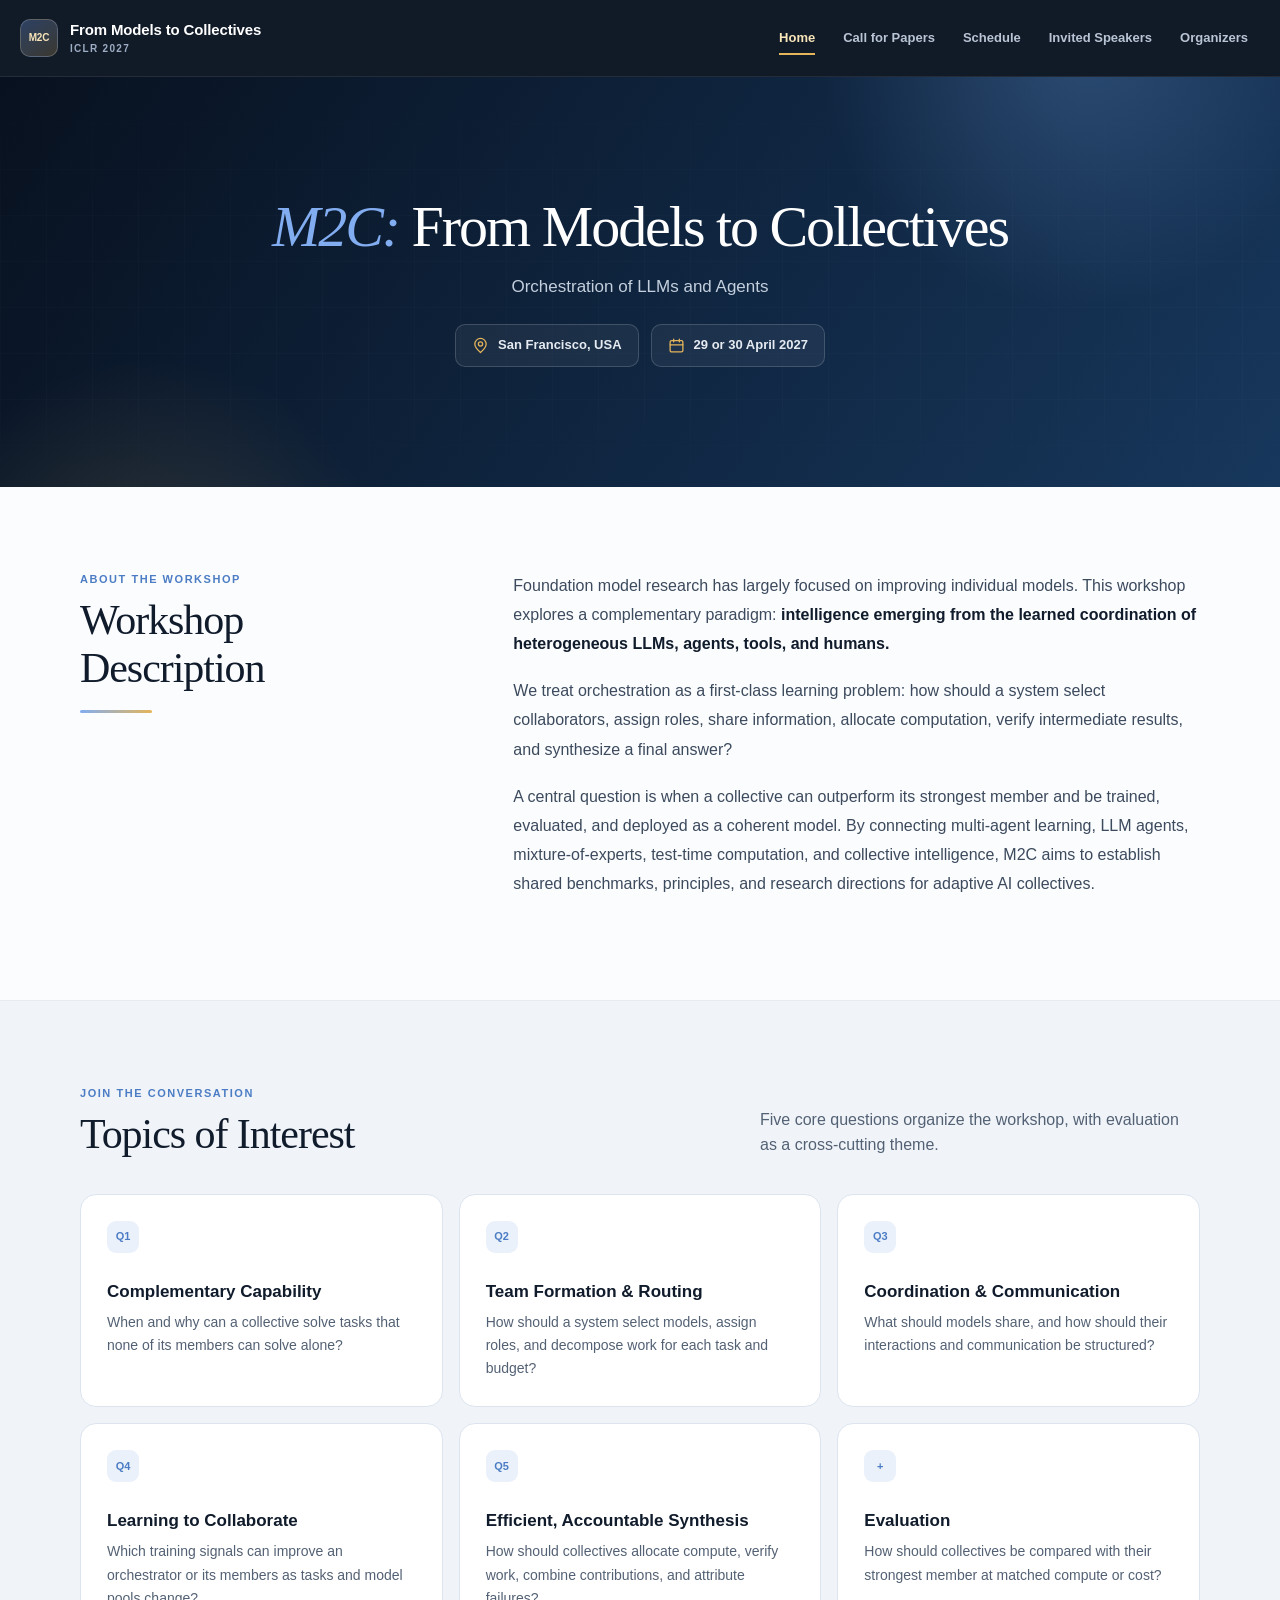
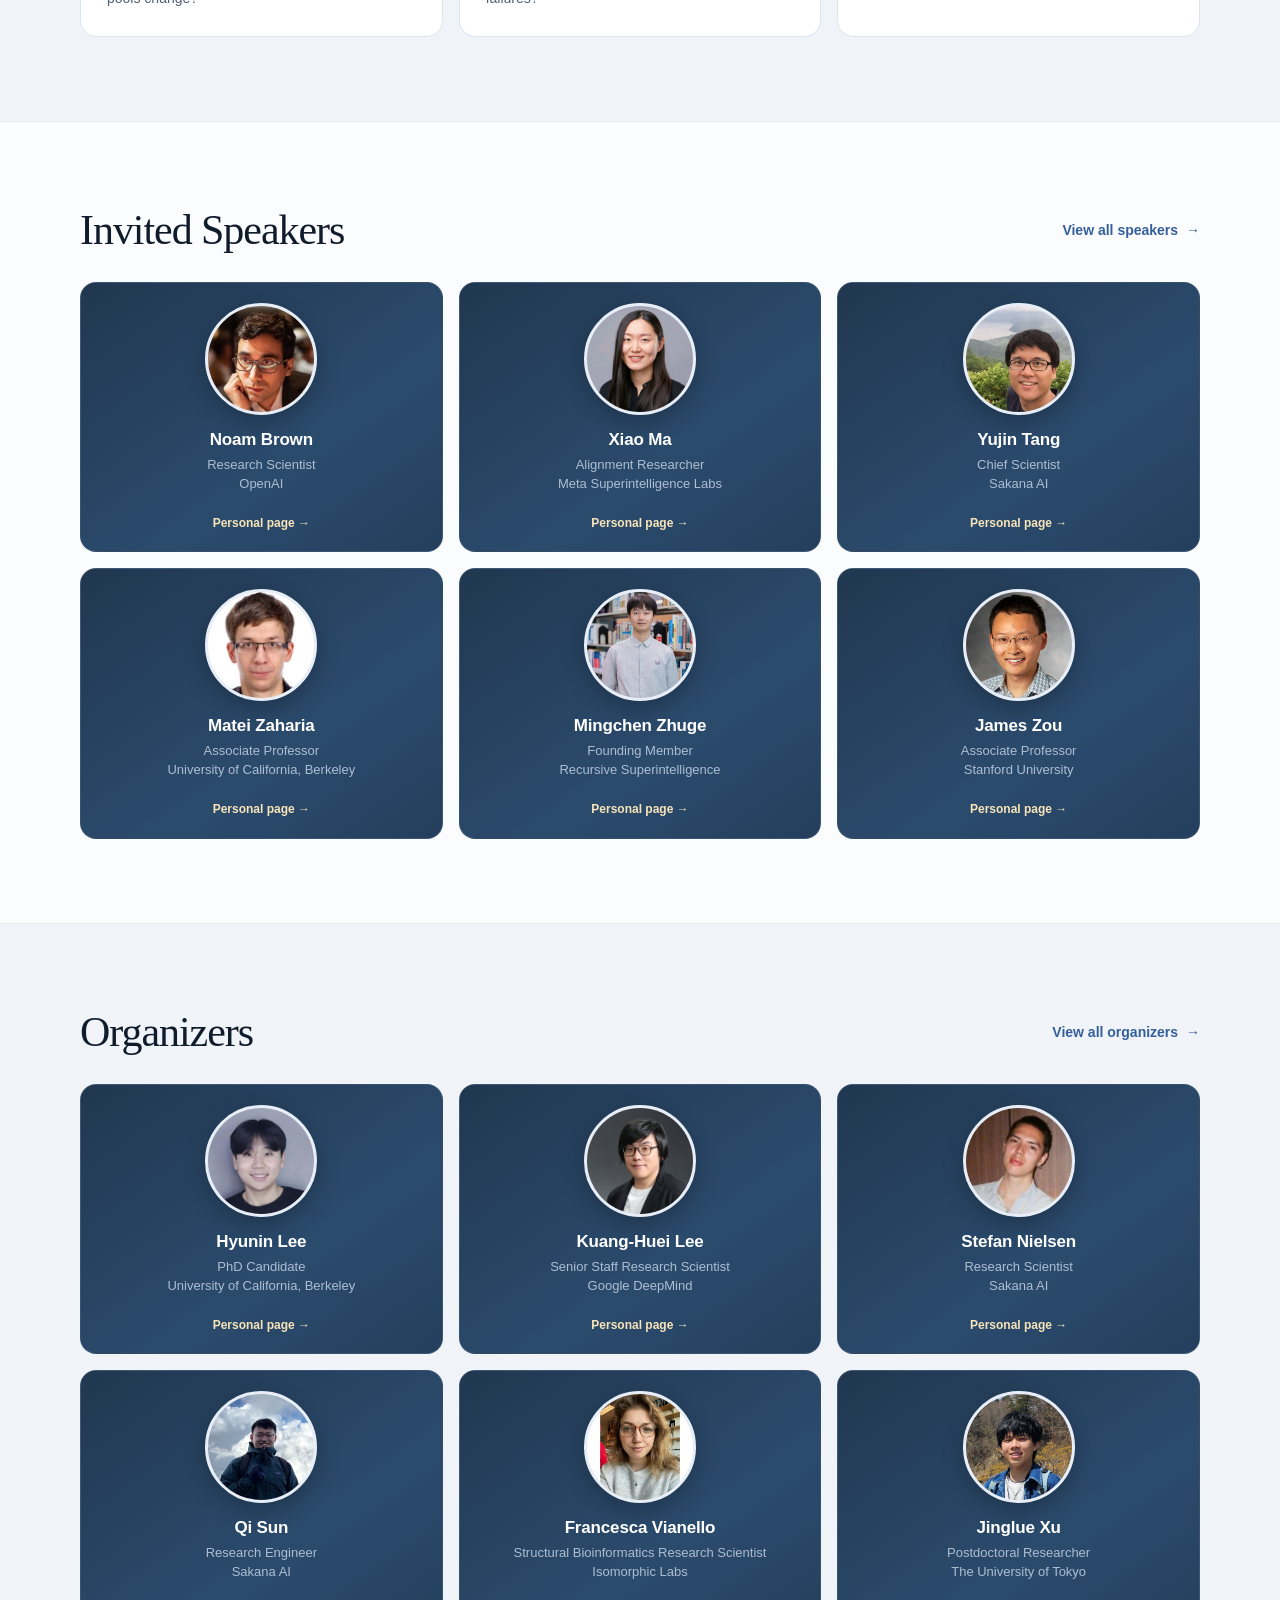
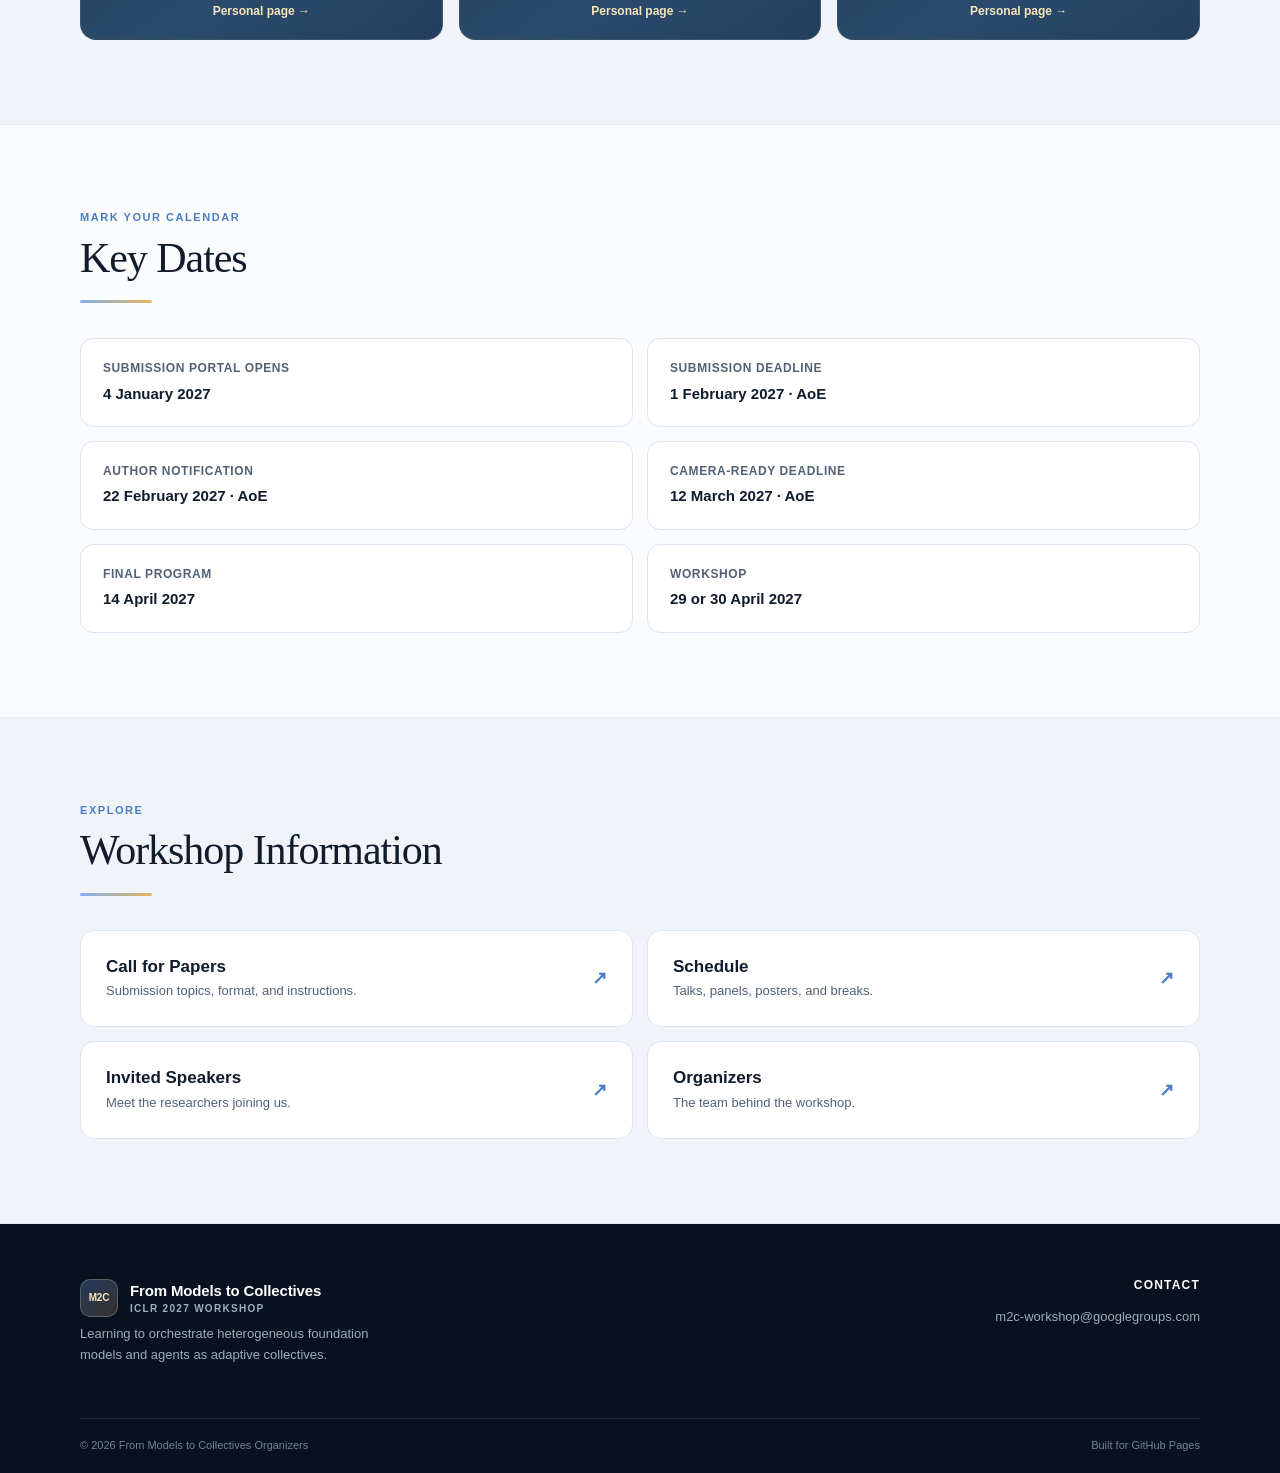
<file: index.html>
<!doctype html>
<html lang="en">
<head>
  <meta charset="utf-8">
  <meta name="viewport" content="width=device-width, initial-scale=1">
  <meta name="description" content="From Models to Collectives: Orchestration of LLMs and Agents — an ICLR 2027 workshop on learned collaboration among foundation models.">
  <meta name="theme-color" content="#08111f">
  <title>From Models to Collectives · ICLR 2027</title>
  <link rel="icon" href="assets/images/favicon-m2c.svg" type="image/svg+xml">
  <link rel="stylesheet" href="assets/css/style.css">
  <script src="assets/js/main.js" defer></script>
</head>
<body>
  <a class="skip-link" href="#main-content">Skip to content</a>
  <header class="site-header">
    <nav class="nav" aria-label="Primary navigation">
      <a class="nav-brand" href="index.html" aria-label="Workshop home">
        <span class="brand-mark" aria-hidden="true">M2C</span>
        <span><strong>From Models to Collectives</strong><small>ICLR 2027</small></span>
      </a>
      <button class="nav-toggle" type="button" aria-expanded="false" aria-controls="nav-links">
        <span class="sr-only">Toggle navigation</span><span></span><span></span><span></span>
      </button>
      <div class="nav-links" id="nav-links">
        <a class="active" href="index.html" aria-current="page">Home</a>
        <a href="call-for-papers.html">Call for Papers</a>
        <a href="schedule.html">Schedule</a>
        <a href="speakers.html">Invited Speakers</a>
        <a href="organizers.html">Organizers</a>
      </div>
    </nav>
  </header>

  <main id="main-content">
    <section class="hero">
      <div class="hero-pattern" aria-hidden="true"></div>
      <div class="hero-content container">
        <h1><em>M2C:</em> From Models to Collectives</h1>
        <p class="hero-subtitle">Orchestration of LLMs and Agents</p>
        <div class="hero-meta">
          <span>
            <svg aria-hidden="true" viewBox="0 0 24 24"><path d="M20 10c0 5-8 12-8 12S4 15 4 10a8 8 0 1 1 16 0Z"/><circle cx="12" cy="10" r="3"/></svg>
            San Francisco, USA
          </span>
          <span>
            <svg aria-hidden="true" viewBox="0 0 24 24"><rect x="3" y="5" width="18" height="16" rx="2"/><path d="M16 3v4M8 3v4M3 11h18"/></svg>
            29 or 30 April 2027
          </span>
        </div>
      </div>
    </section>

    <section class="section">
      <div class="container content-grid">
        <div>
          <p class="section-kicker">About the workshop</p>
          <h2>Workshop Description</h2>
          <div class="title-rule left"></div>
        </div>
        <div class="prose">
          <p>Foundation model research has largely focused on improving individual models. This workshop explores a complementary paradigm: <strong>intelligence emerging from the learned coordination of heterogeneous LLMs, agents, tools, and humans.</strong></p>
          <p>We treat orchestration as a first-class learning problem: how should a system select collaborators, assign roles, share information, allocate computation, verify intermediate results, and synthesize a final answer?</p>
          <p>A central question is when a collective can outperform its strongest member and be trained, evaluated, and deployed as a coherent model. By connecting multi-agent learning, LLM agents, mixture-of-experts, test-time computation, and collective intelligence, M2C aims to establish shared benchmarks, principles, and research directions for adaptive AI collectives.</p>
        </div>
      </div>
    </section>

    <section class="section section-tinted">
      <div class="container">
        <div class="section-heading">
          <div><p class="section-kicker">Join the conversation</p><h2>Topics of Interest</h2></div>
          <p>Five core questions organize the workshop, with evaluation as a cross-cutting theme.</p>
        </div>
        <div class="topic-grid">
          <article class="topic-card"><span>Q1</span><h3>Complementary Capability</h3><p>When and why can a collective solve tasks that none of its members can solve alone?</p></article>
          <article class="topic-card"><span>Q2</span><h3>Team Formation &amp; Routing</h3><p>How should a system select models, assign roles, and decompose work for each task and budget?</p></article>
          <article class="topic-card"><span>Q3</span><h3>Coordination &amp; Communication</h3><p>What should models share, and how should their interactions and communication be structured?</p></article>
          <article class="topic-card"><span>Q4</span><h3>Learning to Collaborate</h3><p>Which training signals can improve an orchestrator or its members as tasks and model pools change?</p></article>
          <article class="topic-card"><span>Q5</span><h3>Efficient, Accountable Synthesis</h3><p>How should collectives allocate compute, verify work, combine contributions, and attribute failures?</p></article>
          <article class="topic-card"><span>+</span><h3>Evaluation</h3><p>How should collectives be compared with their strongest member at matched compute or cost?</p></article>
        </div>
      </div>
    </section>

    <section class="section">
      <div class="container">
        <div class="section-heading compact">
          <div><h2>Invited Speakers</h2></div>
          <a class="text-link" href="speakers.html">View all speakers <span>→</span></a>
        </div>
        <div class="people-grid compact-people-grid home-people-grid">
          <article class="person-card"><img class="profile-photo" src="assets/images/speakers/noam-brown.jpg" alt="Portrait of Noam Brown"><div><h3>Noam Brown</h3><p>Research Scientist<br>OpenAI</p><div class="person-links"><a href="https://noambrown.com/" target="_blank" rel="noopener noreferrer">Personal page →</a></div></div></article>
          <article class="person-card"><img class="profile-photo" src="assets/images/speakers/xiao-ma.jpg" alt="Portrait of Xiao Ma"><div><h3>Xiao Ma</h3><p>Alignment Researcher<br>Meta Superintelligence Labs</p><div class="person-links"><a href="https://maxiao.info/" target="_blank" rel="noopener noreferrer">Personal page →</a></div></div></article>
          <article class="person-card"><figure class="profile-photo-frame"><img class="photo-shift-up" src="assets/images/speakers/yujin-tang.jpg" alt="Portrait of Yujin Tang"></figure><div><h3>Yujin Tang</h3><p>Chief Scientist<br>Sakana AI</p><div class="person-links"><a href="https://lerrytang.github.io/" target="_blank" rel="noopener noreferrer">Personal page →</a></div></div></article>
          <article class="person-card"><img class="profile-photo" src="assets/images/speakers/matei-zaharia.jpg" alt="Portrait of Matei Zaharia"><div><h3>Matei Zaharia</h3><p>Associate Professor<br>University of California, Berkeley</p><div class="person-links"><a href="https://en.wikipedia.org/wiki/Matei_Zaharia" target="_blank" rel="noopener noreferrer">Personal page →</a></div></div></article>
          <article class="person-card"><img class="profile-photo" src="assets/images/speakers/mingchen-zhuge.jpg" alt="Portrait of Mingchen Zhuge"><div><h3>Mingchen Zhuge</h3><p>Founding Member<br>Recursive Superintelligence</p><div class="person-links"><a href="https://metauto.ai/" target="_blank" rel="noopener noreferrer">Personal page →</a></div></div></article>
          <article class="person-card"><img class="profile-photo photo-lower" src="assets/images/speakers/james-zou.jpg" alt="Portrait of James Zou"><div><h3>James Zou</h3><p>Associate Professor<br>Stanford University</p><div class="person-links"><a href="https://www.james-zou.com/" target="_blank" rel="noopener noreferrer">Personal page →</a></div></div></article>
        </div>
      </div>
    </section>

    <section class="section section-tinted">
      <div class="container">
        <div class="section-heading compact">
          <div><h2>Organizers</h2></div>
          <a class="text-link" href="organizers.html">View all organizers <span>→</span></a>
        </div>
        <div class="people-grid compact-people-grid home-people-grid">
          <article class="person-card"><img class="profile-photo" src="assets/images/organizers/hyunin-lee.jpg" alt="Portrait of Hyunin Lee"><div><h3>Hyunin Lee</h3><p>PhD Candidate<br>University of California, Berkeley</p><div class="person-links"><a href="https://hyunin-lee.github.io/" target="_blank" rel="noopener noreferrer">Personal page →</a></div></div></article>
          <article class="person-card"><img class="profile-photo" src="assets/images/organizers/kuang-huei-lee.jpg" alt="Portrait of Kuang-Huei Lee"><div><h3>Kuang-Huei Lee</h3><p>Senior Staff Research Scientist<br>Google DeepMind</p><div class="person-links"><a href="https://kuanghuei.github.io/" target="_blank" rel="noopener noreferrer">Personal page →</a></div></div></article>
          <article class="person-card"><img class="profile-photo" src="assets/images/organizers/stefan-nielsen.jpg" alt="Portrait of Stefan Nielsen"><div><h3>Stefan Nielsen</h3><p>Research Scientist<br>Sakana AI</p><div class="person-links"><a href="https://www.linkedin.com/in/stefan-n-850090b5/" target="_blank" rel="noopener noreferrer">Personal page →</a></div></div></article>
          <article class="person-card"><img class="profile-photo" src="assets/images/organizers/qi-sun.jpg" alt="Portrait of Qi Sun"><div><h3>Qi Sun</h3><p>Research Engineer<br>Sakana AI</p><div class="person-links"><a href="https://www.linkedin.com/in/qi-sun-23a967261/" target="_blank" rel="noopener noreferrer">Personal page →</a></div></div></article>
          <article class="person-card"><img class="profile-photo" src="assets/images/organizers/francesca-vianello.jpg" alt="Portrait of Francesca Vianello"><div><h3>Francesca Vianello</h3><p>Structural Bioinformatics Research Scientist<br>Isomorphic Labs</p><div class="person-links"><a href="https://www.linkedin.com/in/fvvianello/" target="_blank" rel="noopener noreferrer">Personal page →</a></div></div></article>
          <article class="person-card"><img class="profile-photo" src="assets/images/organizers/jinglue-xu.jpg" alt="Portrait of Jinglue Xu"><div><h3>Jinglue Xu</h3><p>Postdoctoral Researcher<br>The University of Tokyo</p><div class="person-links"><a href="https://jp.linkedin.com/in/jinglue-xu-179b76299" target="_blank" rel="noopener noreferrer">Personal page →</a></div></div></article>
        </div>
      </div>
    </section>

    <section class="section">
      <div class="container">
        <p class="section-kicker">Mark your calendar</p>
        <h2>Key Dates</h2>
        <div class="title-rule left"></div>
        <div class="dates-grid">
          <article><div><p>Submission portal opens</p><strong>4 January 2027</strong></div></article>
          <article><div><p>Submission deadline</p><strong>1 February 2027 · AoE</strong></div></article>
          <article><div><p>Author notification</p><strong>22 February 2027 · AoE</strong></div></article>
          <article><div><p>Camera-ready deadline</p><strong>12 March 2027 · AoE</strong></div></article>
          <article><div><p>Final program</p><strong>14 April 2027</strong></div></article>
          <article><div><p>Workshop</p><strong>29 or 30 April 2027</strong></div></article>
        </div>
      </div>
    </section>

    <section class="section section-tinted">
      <div class="container">
        <p class="section-kicker">Explore</p><h2>Workshop Information</h2><div class="title-rule left"></div>
        <div class="quick-links">
          <a href="call-for-papers.html"><div><h3>Call for Papers</h3><p>Submission topics, format, and instructions.</p></div><b>↗</b></a>
          <a href="schedule.html"><div><h3>Schedule</h3><p>Talks, panels, posters, and breaks.</p></div><b>↗</b></a>
          <a href="speakers.html"><div><h3>Invited Speakers</h3><p>Meet the researchers joining us.</p></div><b>↗</b></a>
          <a href="organizers.html"><div><h3>Organizers</h3><p>The team behind the workshop.</p></div><b>↗</b></a>
        </div>
      </div>
    </section>
  </main>

  <footer class="site-footer">
    <div class="container footer-grid">
      <div><a class="footer-brand" href="index.html"><span class="brand-mark">M2C</span><span><strong>From Models to Collectives</strong><small>ICLR 2027 Workshop</small></span></a><p>Learning to orchestrate heterogeneous foundation models and agents as adaptive collectives.</p></div>
      <div><h2>Contact</h2><a href="mailto:m2c-workshop@googlegroups.com">m2c-workshop@googlegroups.com</a></div>
    </div>
    <div class="container footer-bottom"><span>© <span data-current-year>2027</span> From Models to Collectives Organizers</span><span>Built for GitHub Pages</span></div>
  </footer>
</body>
</html>
</file>
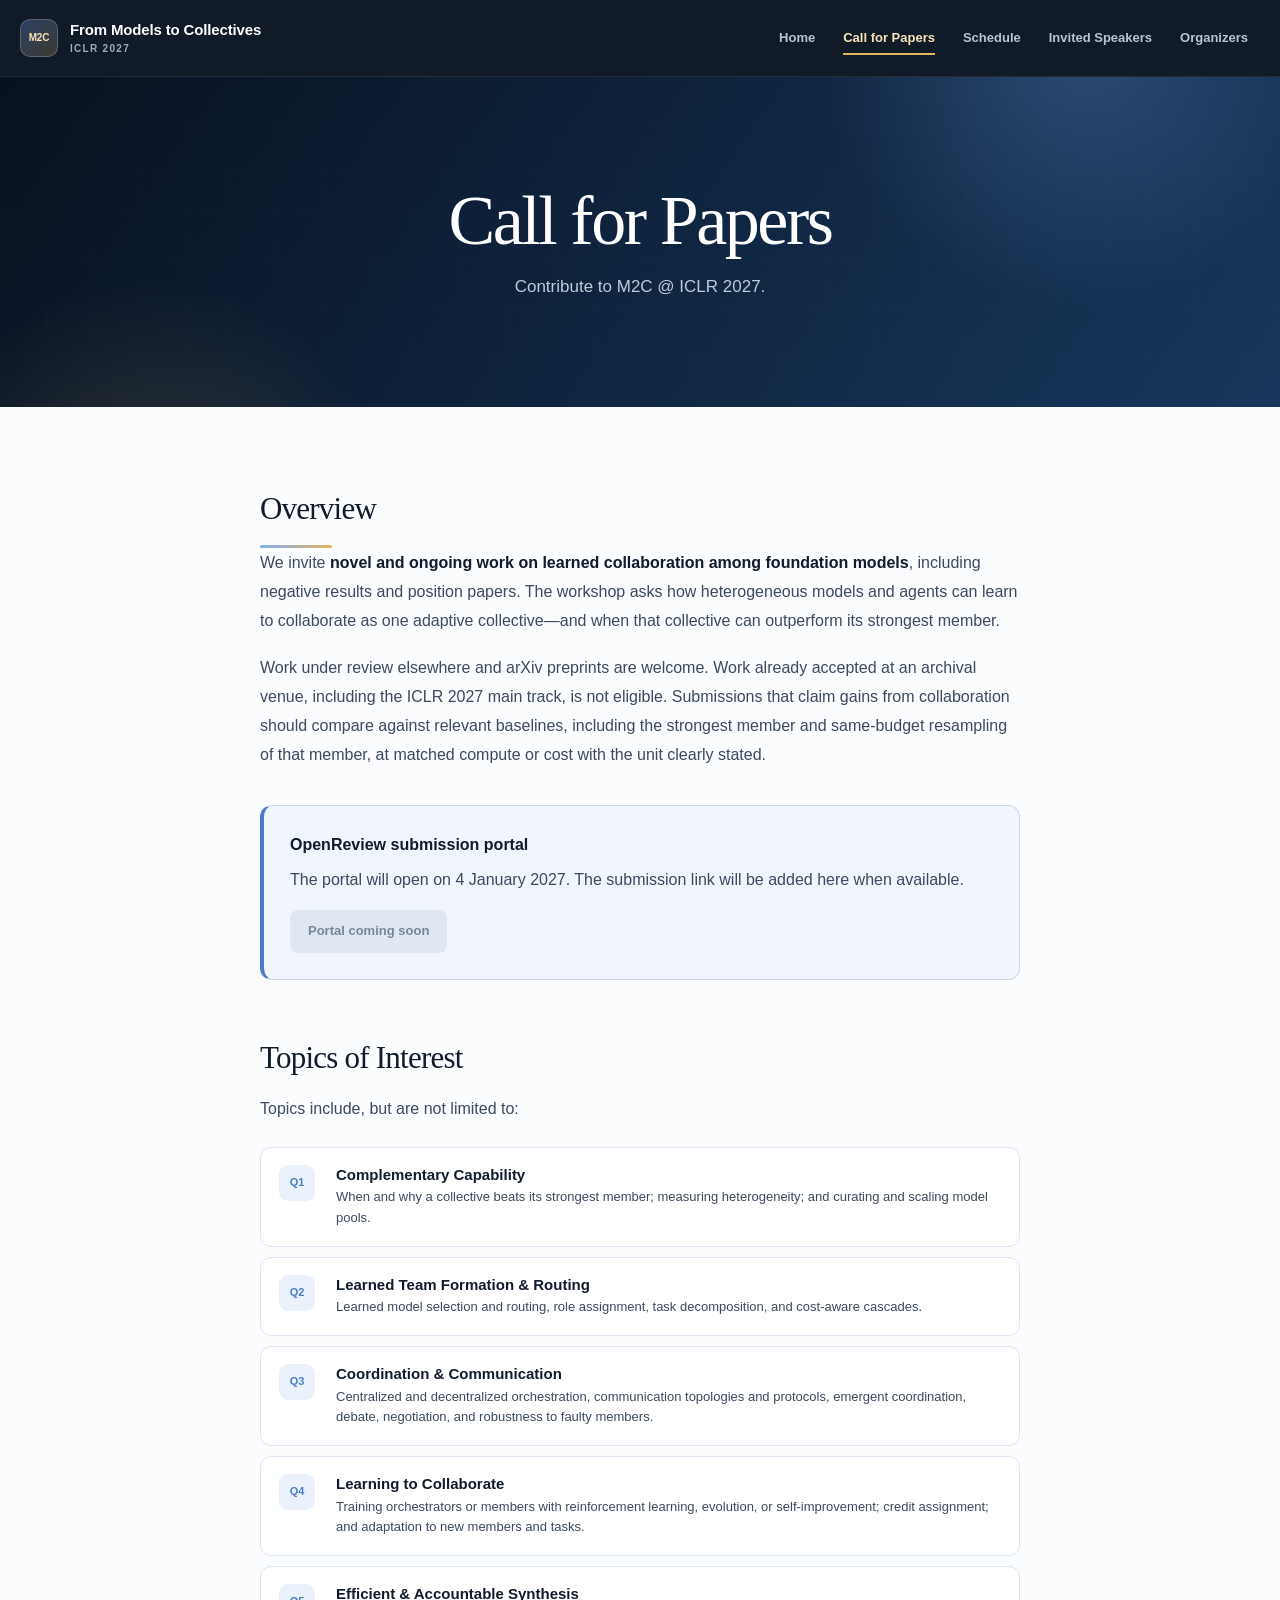
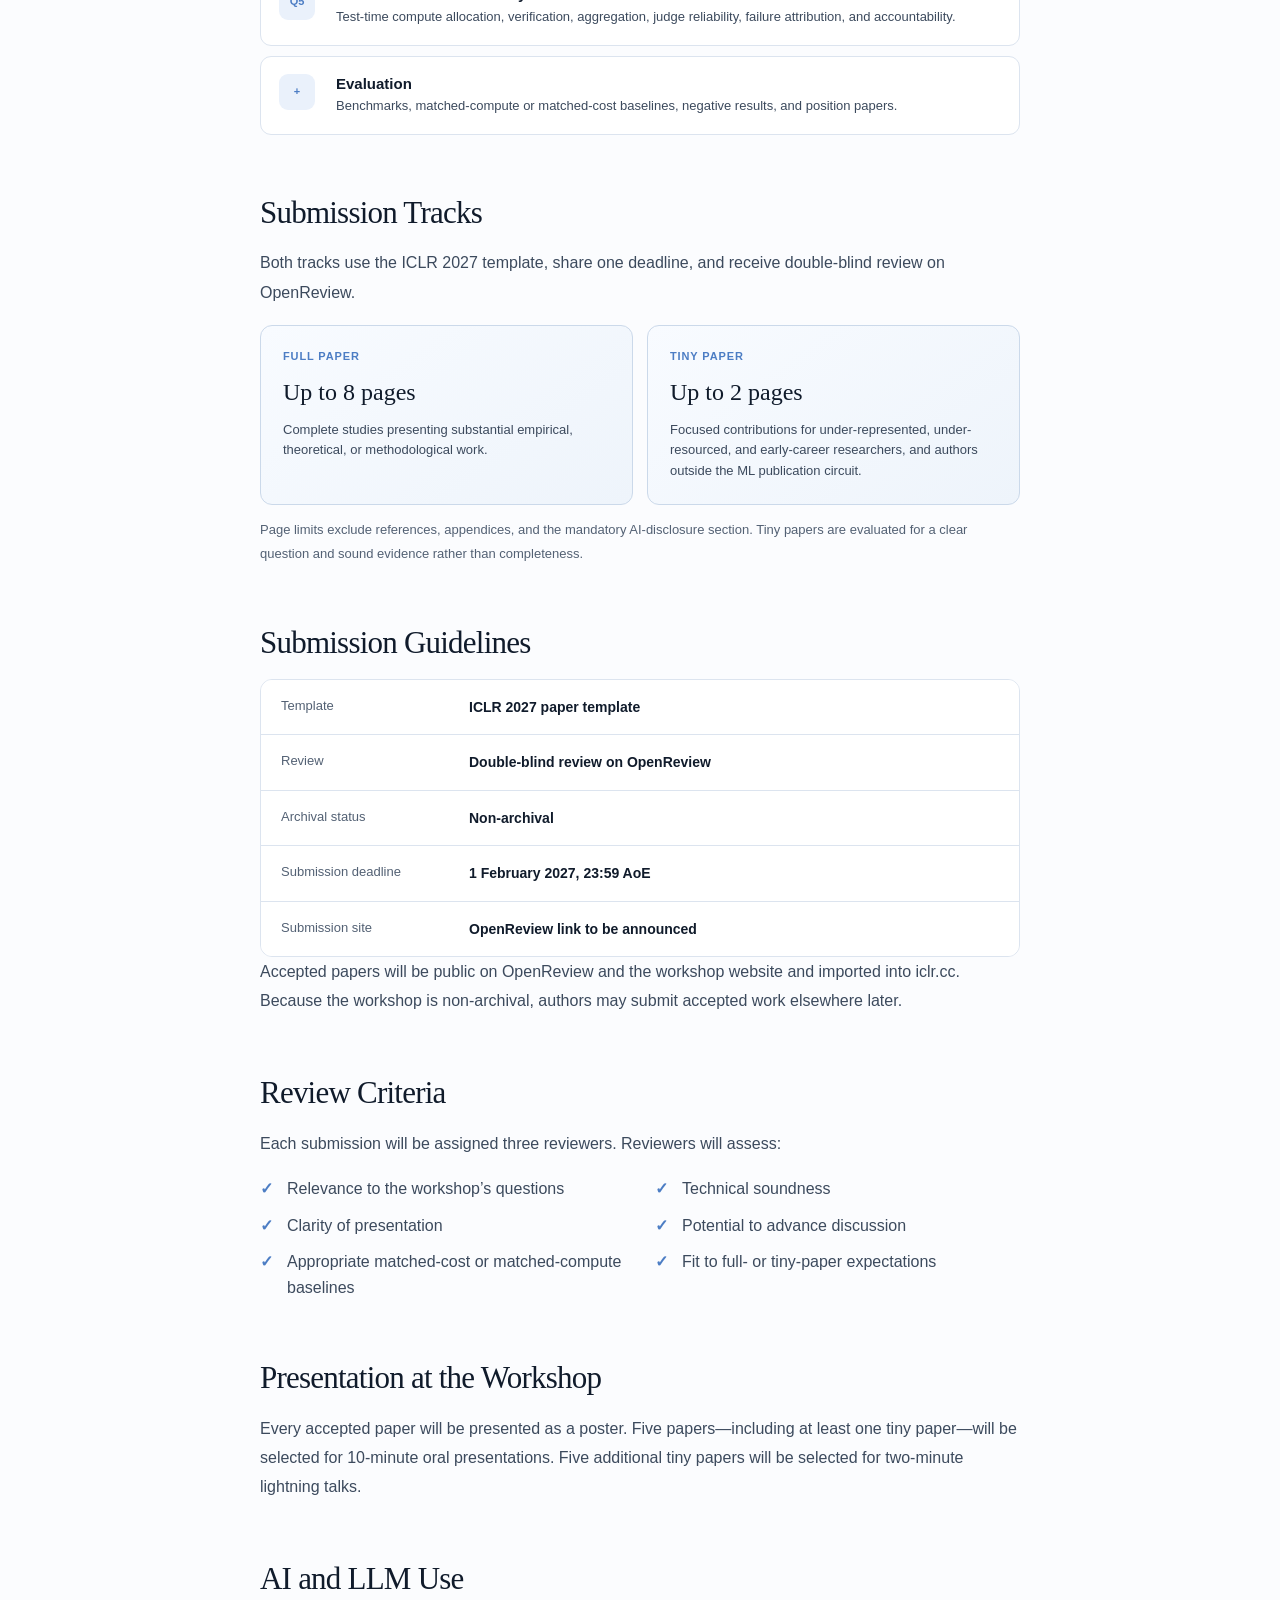
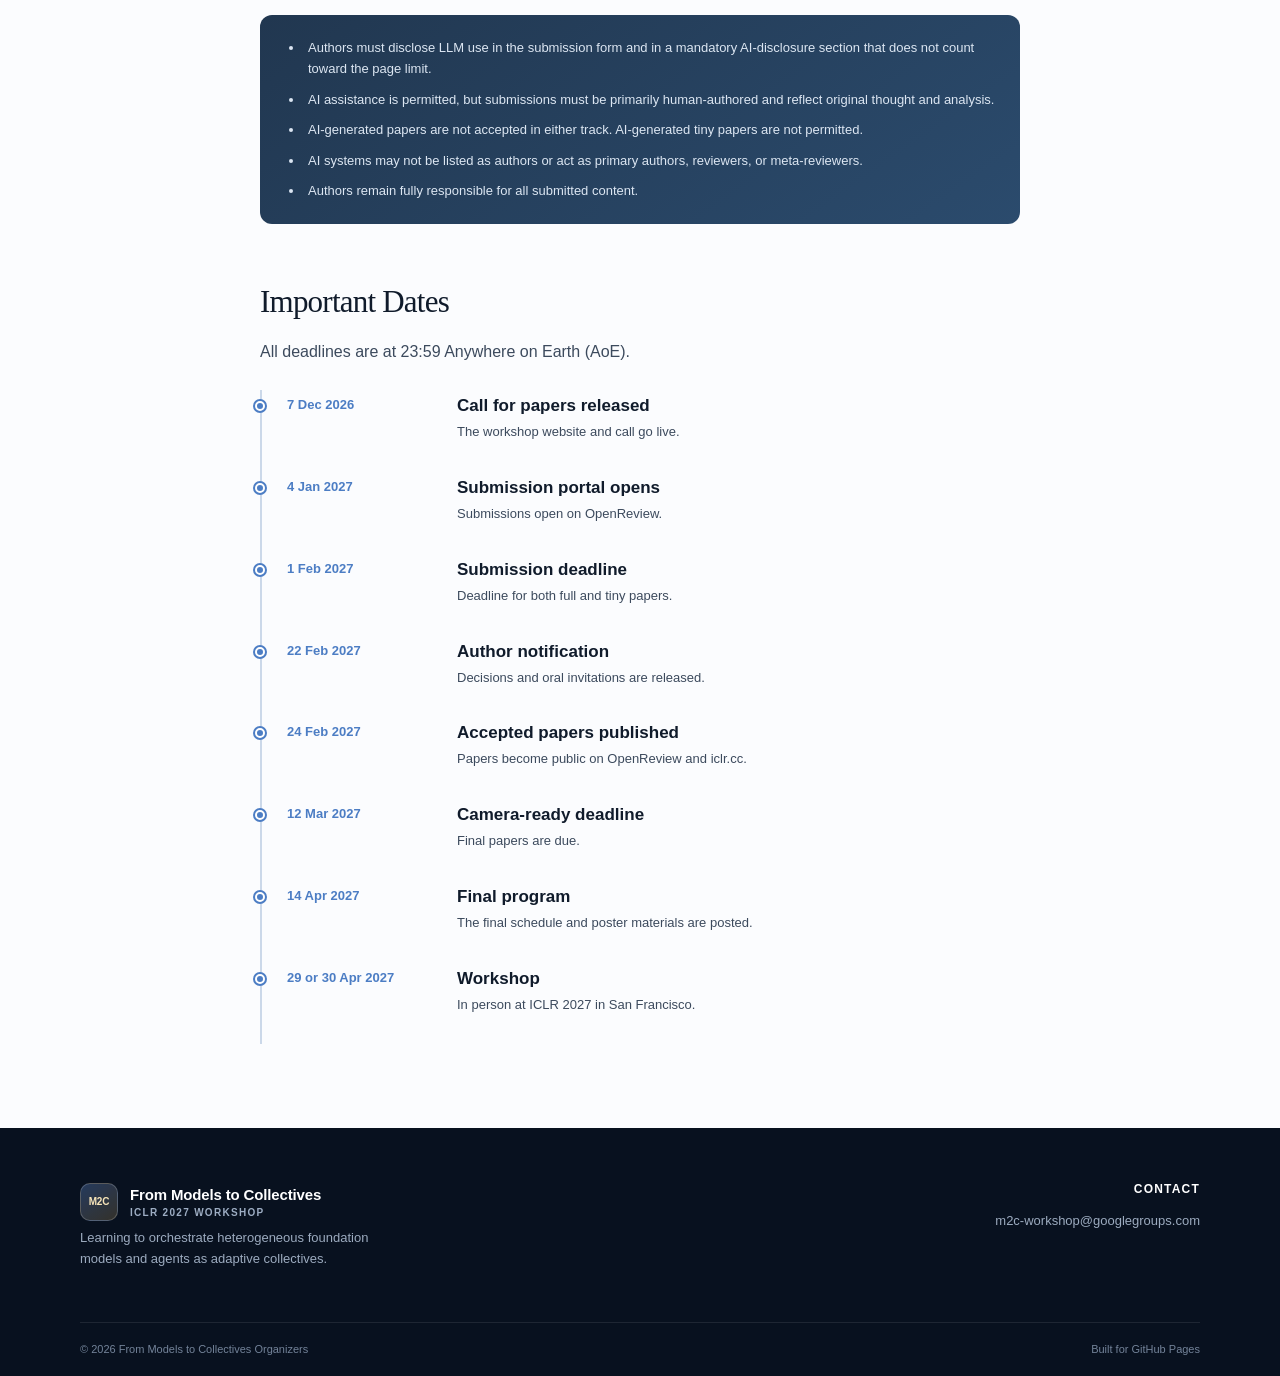
<file: call-for-papers.html>
<!doctype html>
<html lang="en">
<head>
  <meta charset="utf-8"><meta name="viewport" content="width=device-width, initial-scale=1">
  <meta name="description" content="Call for papers for From Models to Collectives at ICLR 2027."><meta name="theme-color" content="#08111f">
  <title>Call for Papers · From Models to Collectives</title>
  <link rel="icon" href="assets/images/favicon-m2c.svg" type="image/svg+xml"><link rel="stylesheet" href="assets/css/style.css"><script src="assets/js/main.js" defer></script>
</head>
<body>
  <a class="skip-link" href="#main-content">Skip to content</a>
  <header class="site-header"><nav class="nav" aria-label="Primary navigation">
    <a class="nav-brand" href="index.html"><span class="brand-mark">M2C</span><span><strong>From Models to Collectives</strong><small>ICLR 2027</small></span></a>
    <button class="nav-toggle" type="button" aria-expanded="false" aria-controls="nav-links"><span class="sr-only">Toggle navigation</span><span></span><span></span><span></span></button>
    <div class="nav-links" id="nav-links"><a href="index.html">Home</a><a class="active" aria-current="page" href="call-for-papers.html">Call for Papers</a><a href="schedule.html">Schedule</a><a href="speakers.html">Invited Speakers</a><a href="organizers.html">Organizers</a></div>
  </nav></header>
  <main id="main-content">
    <section class="page-hero"><div class="hero-pattern"></div><div class="container"><h1>Call for Papers</h1><p>Contribute to M2C @ ICLR 2027.</p></div></section>
    <section class="section"><div class="container narrow prose cfp-page">
      <h2>Overview</h2><div class="title-rule left"></div>
      <p>We invite <strong>novel and ongoing work on learned collaboration among foundation models</strong>, including negative results and position papers. The workshop asks how heterogeneous models and agents can learn to collaborate as one adaptive collective—and when that collective can outperform its strongest member.</p>
      <p>Work under review elsewhere and arXiv preprints are welcome. Work already accepted at an archival venue, including the ICLR 2027 main track, is not eligible. Submissions that claim gains from collaboration should compare against relevant baselines, including the strongest member and same-budget resampling of that member, at matched compute or cost with the unit clearly stated.</p>

      <div class="notice"><strong>OpenReview submission portal</strong><p>The portal will open on 4 January 2027. The submission link will be added here when available.</p><span class="button disabled" aria-disabled="true">Portal coming soon</span></div>

      <h2>Topics of Interest</h2>
      <p>Topics include, but are not limited to:</p>
      <div class="cfp-topics">
        <article><span>Q1</span><div><h3>Complementary Capability</h3><p>When and why a collective beats its strongest member; measuring heterogeneity; and curating and scaling model pools.</p></div></article>
        <article><span>Q2</span><div><h3>Learned Team Formation &amp; Routing</h3><p>Learned model selection and routing, role assignment, task decomposition, and cost-aware cascades.</p></div></article>
        <article><span>Q3</span><div><h3>Coordination &amp; Communication</h3><p>Centralized and decentralized orchestration, communication topologies and protocols, emergent coordination, debate, negotiation, and robustness to faulty members.</p></div></article>
        <article><span>Q4</span><div><h3>Learning to Collaborate</h3><p>Training orchestrators or members with reinforcement learning, evolution, or self-improvement; credit assignment; and adaptation to new members and tasks.</p></div></article>
        <article><span>Q5</span><div><h3>Efficient &amp; Accountable Synthesis</h3><p>Test-time compute allocation, verification, aggregation, judge reliability, failure attribution, and accountability.</p></div></article>
        <article><span>+</span><div><h3>Evaluation</h3><p>Benchmarks, matched-compute or matched-cost baselines, negative results, and position papers.</p></div></article>
      </div>

      <h2>Submission Tracks</h2>
      <p>Both tracks use the ICLR 2027 template, share one deadline, and receive double-blind review on OpenReview.</p>
      <div class="track-grid">
        <article class="track-card"><span>Full paper</span><strong>Up to 8 pages</strong><p>Complete studies presenting substantial empirical, theoretical, or methodological work.</p></article>
        <article class="track-card"><span>Tiny paper</span><strong>Up to 2 pages</strong><p>Focused contributions for under-represented, under-resourced, and early-career researchers, and authors outside the ML publication circuit.</p></article>
      </div>
      <p class="fine-print">Page limits exclude references, appendices, and the mandatory AI-disclosure section. Tiny papers are evaluated for a clear question and sound evidence rather than completeness.</p>

      <h2>Submission Guidelines</h2>
      <div class="info-table">
        <div><span>Template</span><strong>ICLR 2027 paper template</strong></div>
        <div><span>Review</span><strong>Double-blind review on OpenReview</strong></div>
        <div><span>Archival status</span><strong>Non-archival</strong></div>
        <div><span>Submission deadline</span><strong>1 February 2027, 23:59 AoE</strong></div>
        <div><span>Submission site</span><strong>OpenReview link to be announced</strong></div>
      </div>
      <p>Accepted papers will be public on OpenReview and the workshop website and imported into iclr.cc. Because the workshop is non-archival, authors may submit accepted work elsewhere later.</p>

      <h2>Review Criteria</h2>
      <p>Each submission will be assigned three reviewers. Reviewers will assess:</p>
      <ul class="check-list"><li>Relevance to the workshop’s questions</li><li>Technical soundness</li><li>Clarity of presentation</li><li>Potential to advance discussion</li><li>Appropriate matched-cost or matched-compute baselines</li><li>Fit to full- or tiny-paper expectations</li></ul>

      <h2>Presentation at the Workshop</h2>
      <p>Every accepted paper will be presented as a poster. Five papers—including at least one tiny paper—will be selected for 10-minute oral presentations. Five additional tiny papers will be selected for two-minute lightning talks.</p>

      <h2>AI and LLM Use</h2>
      <div class="policy-box">
        <ul>
          <li>Authors must disclose LLM use in the submission form and in a mandatory AI-disclosure section that does not count toward the page limit.</li>
          <li>AI assistance is permitted, but submissions must be primarily human-authored and reflect original thought and analysis.</li>
          <li>AI-generated papers are not accepted in either track. AI-generated tiny papers are not permitted.</li>
          <li>AI systems may not be listed as authors or act as primary authors, reviewers, or meta-reviewers.</li>
          <li>Authors remain fully responsible for all submitted content.</li>
        </ul>
      </div>

      <h2>Important Dates</h2>
      <p>All deadlines are at 23:59 Anywhere on Earth (AoE).</p>
      <div class="timeline">
        <article><time>7 Dec 2026</time><div><h3>Call for papers released</h3><p>The workshop website and call go live.</p></div></article>
        <article><time>4 Jan 2027</time><div><h3>Submission portal opens</h3><p>Submissions open on OpenReview.</p></div></article>
        <article><time>1 Feb 2027</time><div><h3>Submission deadline</h3><p>Deadline for both full and tiny papers.</p></div></article>
        <article><time>22 Feb 2027</time><div><h3>Author notification</h3><p>Decisions and oral invitations are released.</p></div></article>
        <article><time>24 Feb 2027</time><div><h3>Accepted papers published</h3><p>Papers become public on OpenReview and iclr.cc.</p></div></article>
        <article><time>12 Mar 2027</time><div><h3>Camera-ready deadline</h3><p>Final papers are due.</p></div></article>
        <article><time>14 Apr 2027</time><div><h3>Final program</h3><p>The final schedule and poster materials are posted.</p></div></article>
        <article><time>29 or 30 Apr 2027</time><div><h3>Workshop</h3><p>In person at ICLR 2027 in San Francisco.</p></div></article>
      </div>
    </div></section>
  </main>
  <footer class="site-footer"><div class="container footer-grid"><div><a class="footer-brand" href="index.html"><span class="brand-mark">M2C</span><span><strong>From Models to Collectives</strong><small>ICLR 2027 Workshop</small></span></a><p>Learning to orchestrate heterogeneous foundation models and agents as adaptive collectives.</p></div><div><h2>Contact</h2><a href="mailto:m2c-workshop@googlegroups.com">m2c-workshop@googlegroups.com</a></div></div><div class="container footer-bottom"><span>© <span data-current-year>2027</span> From Models to Collectives Organizers</span><span>Built for GitHub Pages</span></div></footer>
</body>
</html>
</file>
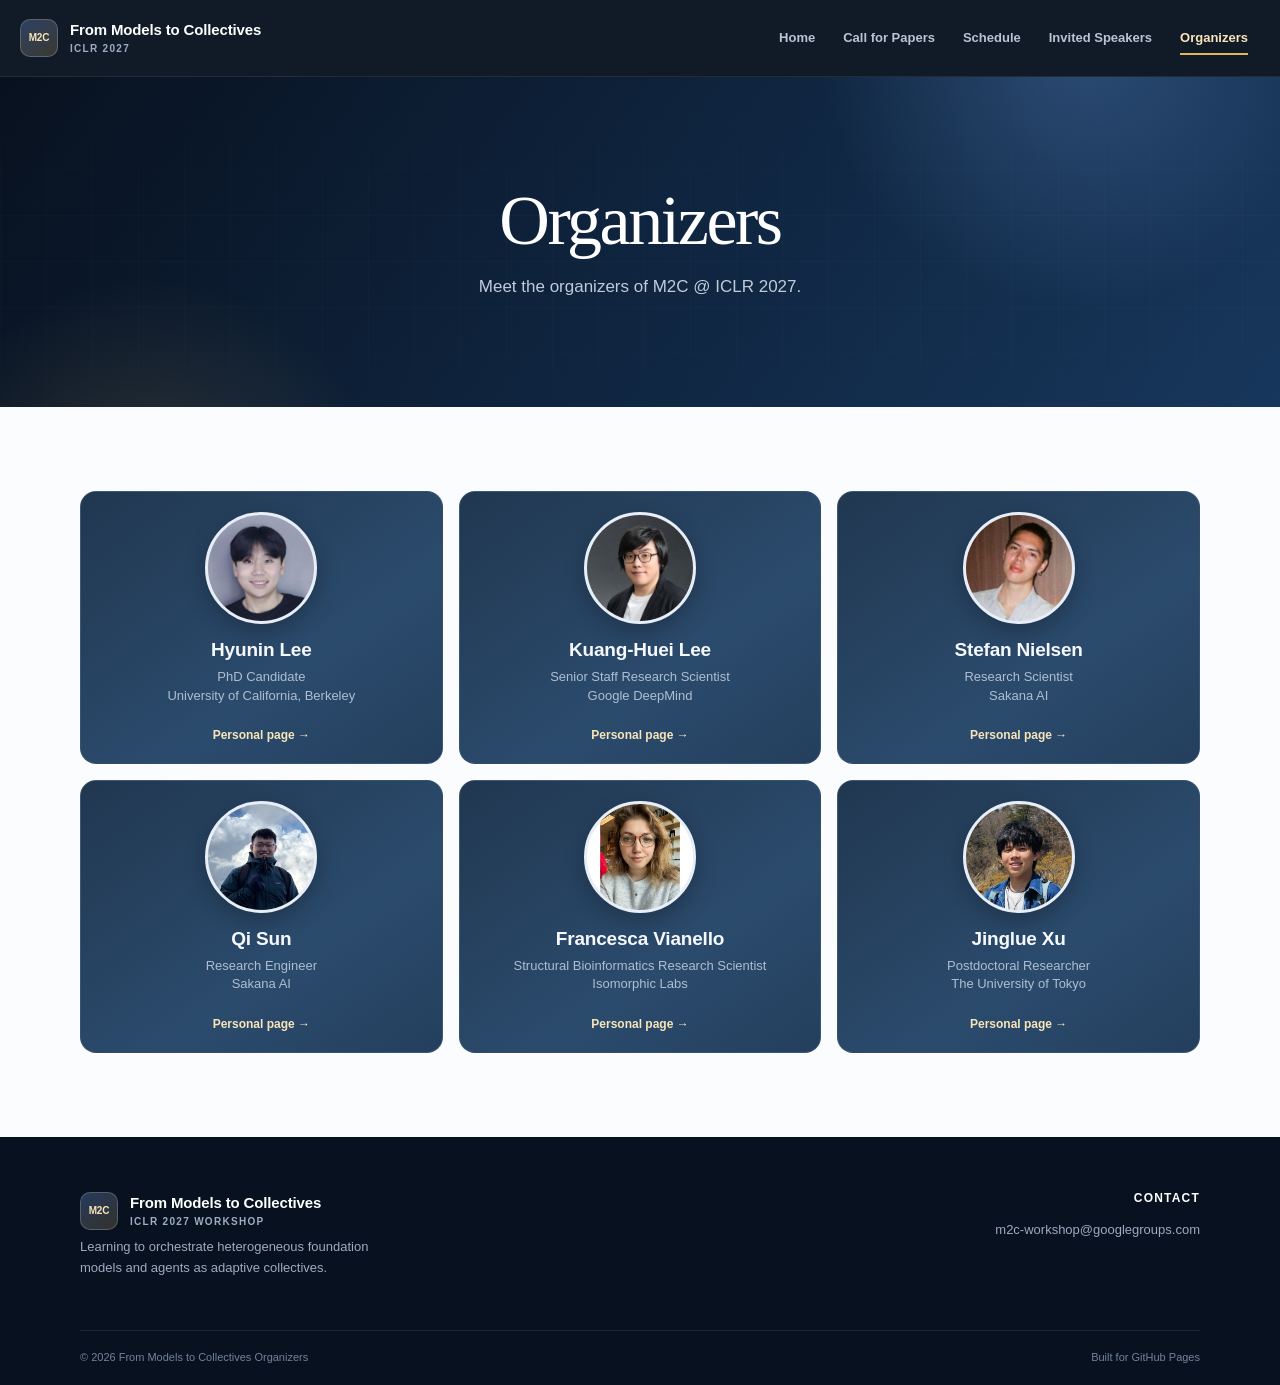
<file: organizers.html>
<!doctype html>
<html lang="en">
<head>
  <meta charset="utf-8"><meta name="viewport" content="width=device-width, initial-scale=1"><meta name="description" content="Organizers of the From Models to Collectives workshop at ICLR 2027."><meta name="theme-color" content="#08111f">
  <title>Organizers · From Models to Collectives</title><link rel="icon" href="assets/images/favicon-m2c.svg" type="image/svg+xml"><link rel="stylesheet" href="assets/css/style.css"><script src="assets/js/main.js" defer></script>
</head>
<body>
  <a class="skip-link" href="#main-content">Skip to content</a>
  <header class="site-header"><nav class="nav" aria-label="Primary navigation"><a class="nav-brand" href="index.html"><span class="brand-mark">M2C</span><span><strong>From Models to Collectives</strong><small>ICLR 2027</small></span></a><button class="nav-toggle" type="button" aria-expanded="false" aria-controls="nav-links"><span class="sr-only">Toggle navigation</span><span></span><span></span><span></span></button><div class="nav-links" id="nav-links"><a href="index.html">Home</a><a href="call-for-papers.html">Call for Papers</a><a href="schedule.html">Schedule</a><a href="speakers.html">Invited Speakers</a><a class="active" aria-current="page" href="organizers.html">Organizers</a></div></nav></header>
  <main id="main-content">
    <section class="page-hero"><div class="hero-pattern"></div><div class="container"><h1>Organizers</h1><p>Meet the organizers of M2C @ ICLR 2027.</p></div></section>
    <section class="section"><div class="container">
      <div class="people-grid people-full compact-people-grid">
        <article class="person-card"><img class="profile-photo" src="assets/images/organizers/hyunin-lee.jpg" alt="Portrait of Hyunin Lee"><div><h2>Hyunin Lee</h2><p>PhD Candidate<br>University of California, Berkeley</p><div class="person-links"><a href="https://hyunin-lee.github.io/" target="_blank" rel="noopener noreferrer">Personal page →</a></div></div></article>
        <article class="person-card"><img class="profile-photo" src="assets/images/organizers/kuang-huei-lee.jpg" alt="Portrait of Kuang-Huei Lee"><div><h2>Kuang-Huei Lee</h2><p>Senior Staff Research Scientist<br>Google DeepMind</p><div class="person-links"><a href="https://kuanghuei.github.io/" target="_blank" rel="noopener noreferrer">Personal page →</a></div></div></article>
        <article class="person-card"><img class="profile-photo" src="assets/images/organizers/stefan-nielsen.jpg" alt="Portrait of Stefan Nielsen"><div><h2>Stefan Nielsen</h2><p>Research Scientist<br>Sakana AI</p><div class="person-links"><a href="https://www.linkedin.com/in/stefan-n-850090b5/" target="_blank" rel="noopener noreferrer">Personal page →</a></div></div></article>
        <article class="person-card"><img class="profile-photo" src="assets/images/organizers/qi-sun.jpg" alt="Portrait of Qi Sun"><div><h2>Qi Sun</h2><p>Research Engineer<br>Sakana AI</p><div class="person-links"><a href="https://www.linkedin.com/in/qi-sun-23a967261/" target="_blank" rel="noopener noreferrer">Personal page →</a></div></div></article>
        <article class="person-card"><img class="profile-photo" src="assets/images/organizers/francesca-vianello.jpg" alt="Portrait of Francesca Vianello"><div><h2>Francesca Vianello</h2><p>Structural Bioinformatics Research Scientist<br>Isomorphic Labs</p><div class="person-links"><a href="https://www.linkedin.com/in/fvvianello/" target="_blank" rel="noopener noreferrer">Personal page →</a></div></div></article>
        <article class="person-card"><img class="profile-photo" src="assets/images/organizers/jinglue-xu.jpg" alt="Portrait of Jinglue Xu"><div><h2>Jinglue Xu</h2><p>Postdoctoral Researcher<br>The University of Tokyo</p><div class="person-links"><a href="https://jp.linkedin.com/in/jinglue-xu-179b76299" target="_blank" rel="noopener noreferrer">Personal page →</a></div></div></article>
      </div>
    </div></section>
  </main>
  <footer class="site-footer"><div class="container footer-grid"><div><a class="footer-brand" href="index.html"><span class="brand-mark">M2C</span><span><strong>From Models to Collectives</strong><small>ICLR 2027 Workshop</small></span></a><p>Learning to orchestrate heterogeneous foundation models and agents as adaptive collectives.</p></div><div><h2>Contact</h2><a href="mailto:m2c-workshop@googlegroups.com">m2c-workshop@googlegroups.com</a></div></div><div class="container footer-bottom"><span>© <span data-current-year>2027</span> From Models to Collectives Organizers</span><span>Built for GitHub Pages</span></div></footer>
</body>
</html>
</file>
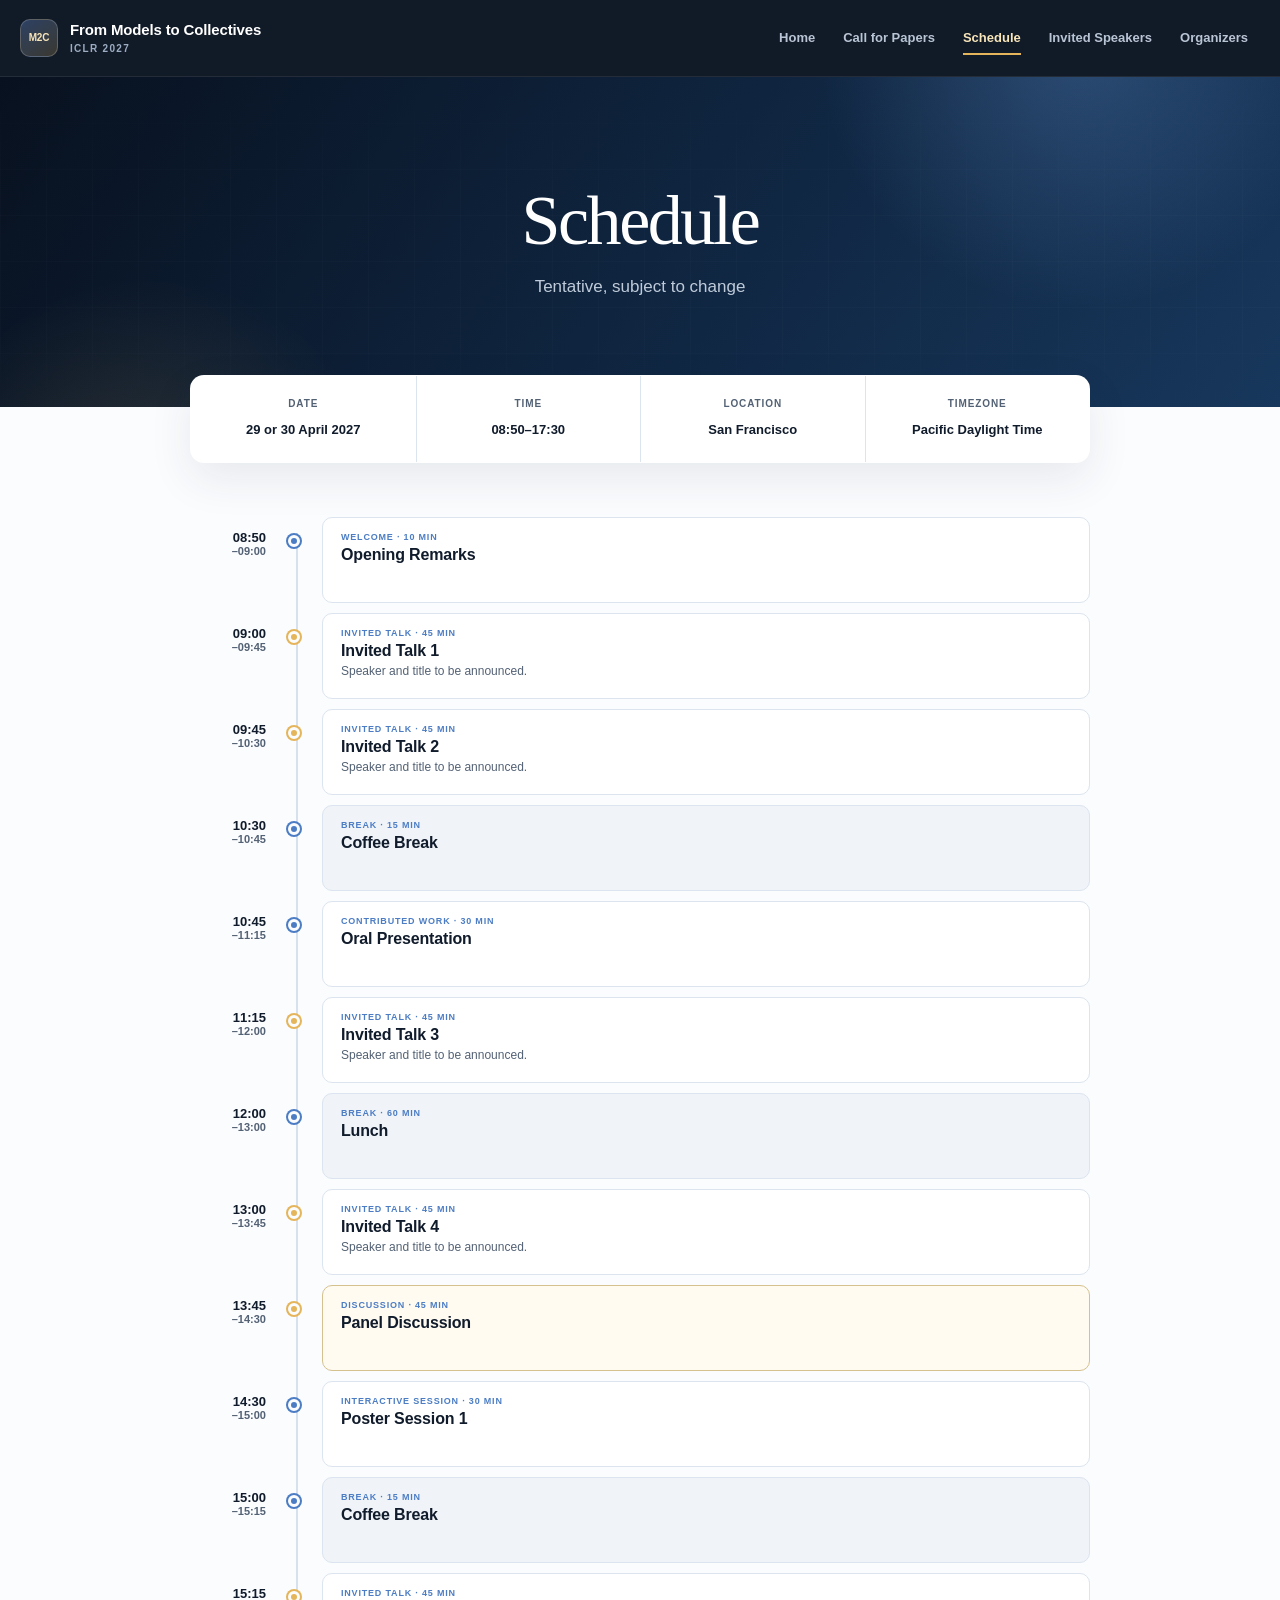
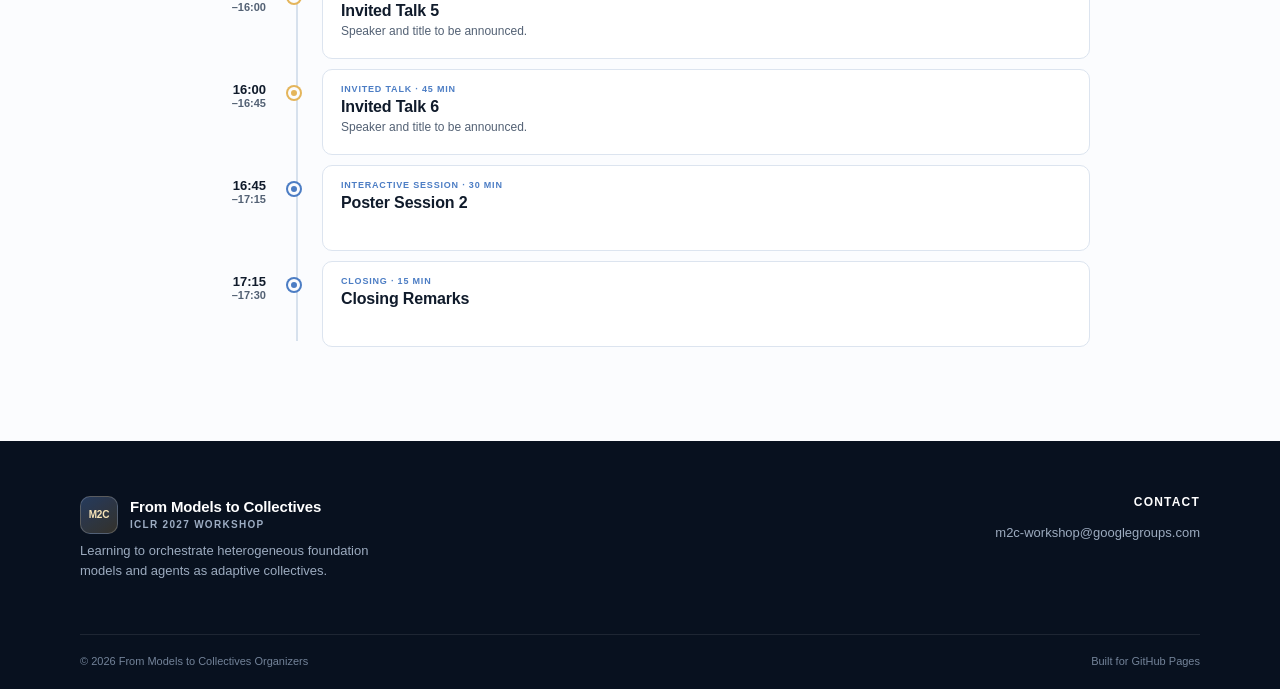
<file: schedule.html>
<!doctype html>
<html lang="en">
<head>
  <meta charset="utf-8"><meta name="viewport" content="width=device-width, initial-scale=1"><meta name="description" content="Tentative schedule for the From Models to Collectives workshop at ICLR 2027."><meta name="theme-color" content="#08111f">
  <title>Schedule · From Models to Collectives</title><link rel="icon" href="assets/images/favicon-m2c.svg" type="image/svg+xml"><link rel="stylesheet" href="assets/css/style.css"><script src="assets/js/main.js" defer></script>
</head>
<body>
  <a class="skip-link" href="#main-content">Skip to content</a>
  <header class="site-header"><nav class="nav" aria-label="Primary navigation"><a class="nav-brand" href="index.html"><span class="brand-mark">M2C</span><span><strong>From Models to Collectives</strong><small>ICLR 2027</small></span></a><button class="nav-toggle" type="button" aria-expanded="false" aria-controls="nav-links"><span class="sr-only">Toggle navigation</span><span></span><span></span><span></span></button><div class="nav-links" id="nav-links"><a href="index.html">Home</a><a href="call-for-papers.html">Call for Papers</a><a class="active" aria-current="page" href="schedule.html">Schedule</a><a href="speakers.html">Invited Speakers</a><a href="organizers.html">Organizers</a></div></nav></header>
  <main id="main-content">
    <section class="page-hero"><div class="hero-pattern"></div><div class="container"><h1>Schedule</h1><p>Tentative, subject to change</p></div></section>
    <section class="section"><div class="container schedule-wrap">
      <div class="schedule-meta"><div><span>Date</span><strong>29 or 30 April 2027</strong></div><div><span>Time</span><strong>08:50–17:30</strong></div><div><span>Location</span><strong>San Francisco</strong></div><div><span>Timezone</span><strong>Pacific Daylight Time</strong></div></div>
      <div class="schedule-list">
        <article><time>08:50<span>–09:00</span></time><div class="schedule-dot"></div><div><span class="session-type">Welcome · 10 min</span><h2>Opening Remarks</h2></div></article>
        <article><time>09:00<span>–09:45</span></time><div class="schedule-dot featured"></div><div><span class="session-type">Invited talk · 45 min</span><h2>Invited Talk 1</h2><p>Speaker and title to be announced.</p></div></article>
        <article><time>09:45<span>–10:30</span></time><div class="schedule-dot featured"></div><div><span class="session-type">Invited talk · 45 min</span><h2>Invited Talk 2</h2><p>Speaker and title to be announced.</p></div></article>
        <article class="break"><time>10:30<span>–10:45</span></time><div class="schedule-dot"></div><div><span class="session-type">Break · 15 min</span><h2>Coffee Break</h2></div></article>
        <article><time>10:45<span>–11:15</span></time><div class="schedule-dot"></div><div><span class="session-type">Contributed work · 30 min</span><h2>Oral Presentation</h2></div></article>
        <article><time>11:15<span>–12:00</span></time><div class="schedule-dot featured"></div><div><span class="session-type">Invited talk · 45 min</span><h2>Invited Talk 3</h2><p>Speaker and title to be announced.</p></div></article>
        <article class="break"><time>12:00<span>–13:00</span></time><div class="schedule-dot"></div><div><span class="session-type">Break · 60 min</span><h2>Lunch</h2></div></article>
        <article><time>13:00<span>–13:45</span></time><div class="schedule-dot featured"></div><div><span class="session-type">Invited talk · 45 min</span><h2>Invited Talk 4</h2><p>Speaker and title to be announced.</p></div></article>
        <article class="discussion"><time>13:45<span>–14:30</span></time><div class="schedule-dot featured"></div><div><span class="session-type">Discussion · 45 min</span><h2>Panel Discussion</h2></div></article>
        <article><time>14:30<span>–15:00</span></time><div class="schedule-dot"></div><div><span class="session-type">Interactive session · 30 min</span><h2>Poster Session 1</h2></div></article>
        <article class="break"><time>15:00<span>–15:15</span></time><div class="schedule-dot"></div><div><span class="session-type">Break · 15 min</span><h2>Coffee Break</h2></div></article>
        <article><time>15:15<span>–16:00</span></time><div class="schedule-dot featured"></div><div><span class="session-type">Invited talk · 45 min</span><h2>Invited Talk 5</h2><p>Speaker and title to be announced.</p></div></article>
        <article><time>16:00<span>–16:45</span></time><div class="schedule-dot featured"></div><div><span class="session-type">Invited talk · 45 min</span><h2>Invited Talk 6</h2><p>Speaker and title to be announced.</p></div></article>
        <article><time>16:45<span>–17:15</span></time><div class="schedule-dot"></div><div><span class="session-type">Interactive session · 30 min</span><h2>Poster Session 2</h2></div></article>
        <article><time>17:15<span>–17:30</span></time><div class="schedule-dot"></div><div><span class="session-type">Closing · 15 min</span><h2>Closing Remarks</h2></div></article>
      </div>
    </div></section>
  </main>
  <footer class="site-footer"><div class="container footer-grid"><div><a class="footer-brand" href="index.html"><span class="brand-mark">M2C</span><span><strong>From Models to Collectives</strong><small>ICLR 2027 Workshop</small></span></a><p>Learning to orchestrate heterogeneous foundation models and agents as adaptive collectives.</p></div><div><h2>Contact</h2><a href="mailto:m2c-workshop@googlegroups.com">m2c-workshop@googlegroups.com</a></div></div><div class="container footer-bottom"><span>© <span data-current-year>2027</span> From Models to Collectives Organizers</span><span>Built for GitHub Pages</span></div></footer>
</body>
</html>
</file>
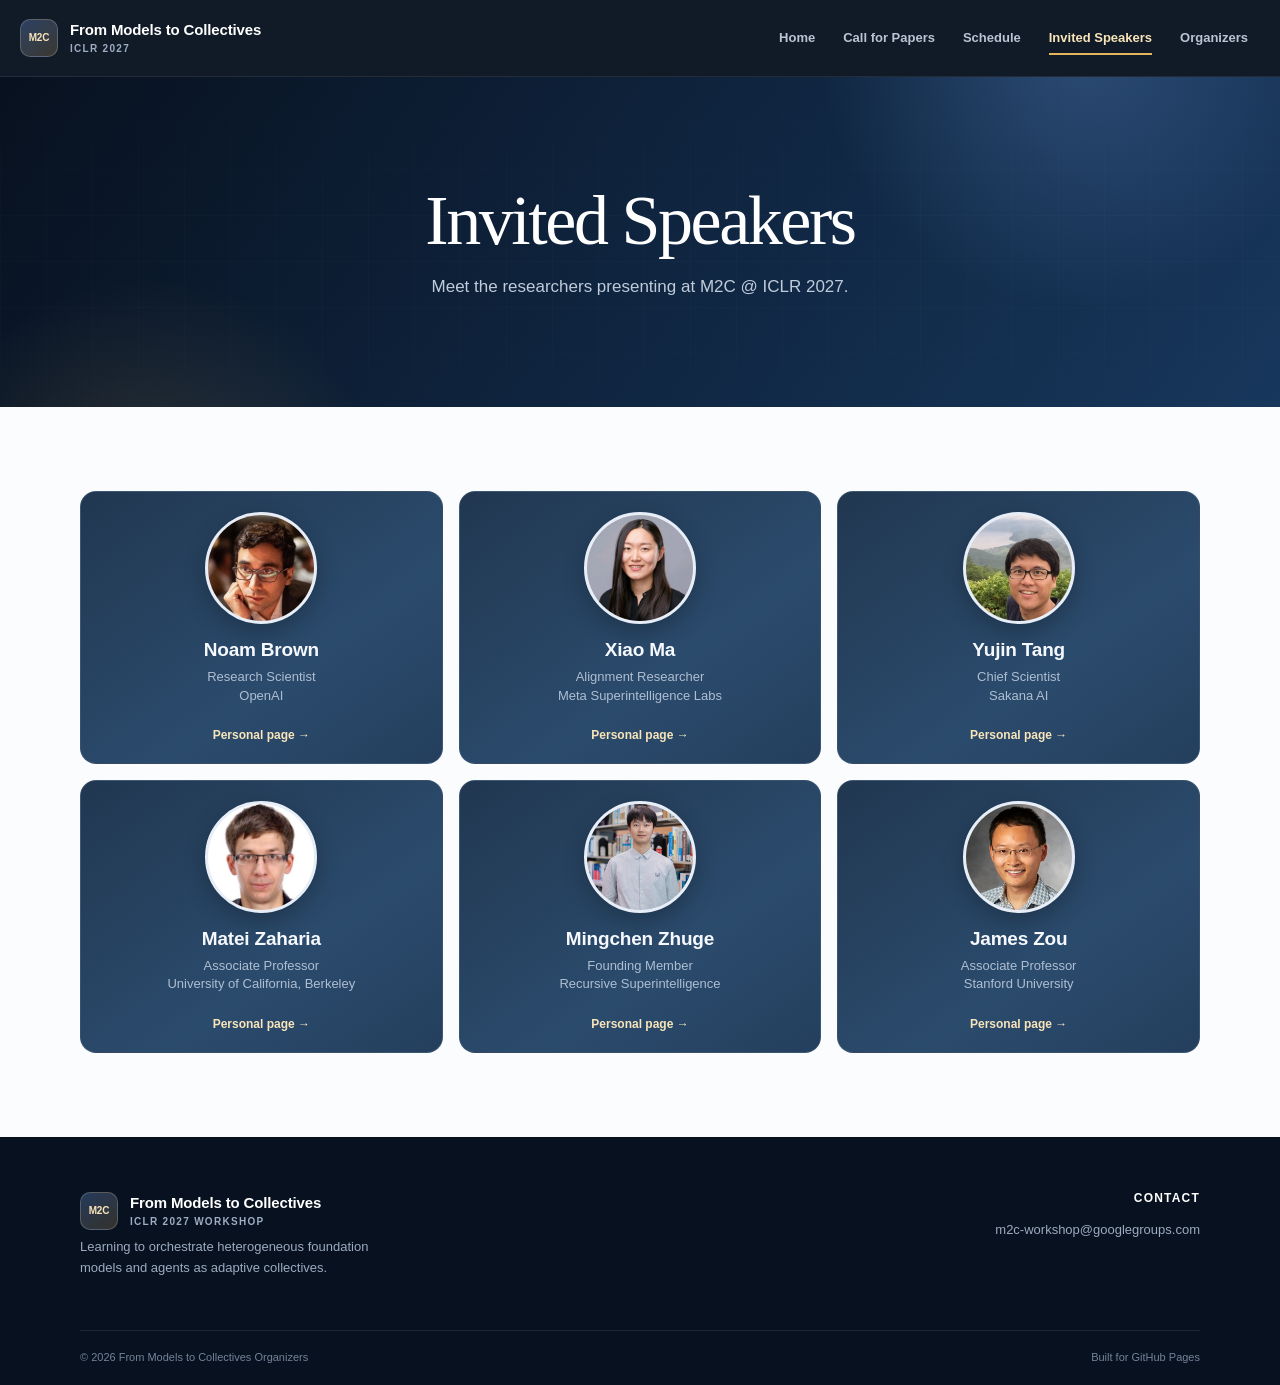
<file: speakers.html>
<!doctype html>
<html lang="en">
<head>
  <meta charset="utf-8"><meta name="viewport" content="width=device-width, initial-scale=1"><meta name="description" content="Invited speakers for the ICLR 2027 workshop."><meta name="theme-color" content="#08111f">
  <title>Invited Speakers · From Models to Collectives</title><link rel="icon" href="assets/images/favicon-m2c.svg" type="image/svg+xml"><link rel="stylesheet" href="assets/css/style.css"><script src="assets/js/main.js" defer></script>
</head>
<body>
  <a class="skip-link" href="#main-content">Skip to content</a>
  <header class="site-header"><nav class="nav" aria-label="Primary navigation"><a class="nav-brand" href="index.html"><span class="brand-mark">M2C</span><span><strong>From Models to Collectives</strong><small>ICLR 2027</small></span></a><button class="nav-toggle" type="button" aria-expanded="false" aria-controls="nav-links"><span class="sr-only">Toggle navigation</span><span></span><span></span><span></span></button><div class="nav-links" id="nav-links"><a href="index.html">Home</a><a href="call-for-papers.html">Call for Papers</a><a href="schedule.html">Schedule</a><a class="active" aria-current="page" href="speakers.html">Invited Speakers</a><a href="organizers.html">Organizers</a></div></nav></header>
  <main id="main-content">
    <section class="page-hero"><div class="hero-pattern"></div><div class="container"><h1>Invited Speakers</h1><p>Meet the researchers presenting at M2C @ ICLR 2027.</p></div></section>
    <section class="section"><div class="container">
      <div class="people-grid people-full compact-people-grid">
        <article class="person-card"><img class="profile-photo" src="assets/images/speakers/noam-brown.jpg" alt="Portrait of Noam Brown"><div><h2>Noam Brown</h2><p>Research Scientist<br>OpenAI</p><div class="person-links"><a href="https://noambrown.com/" target="_blank" rel="noopener noreferrer">Personal page →</a></div></div></article>
        <article class="person-card"><img class="profile-photo" src="assets/images/speakers/xiao-ma.jpg" alt="Portrait of Xiao Ma"><div><h2>Xiao Ma</h2><p>Alignment Researcher<br>Meta Superintelligence Labs</p><div class="person-links"><a href="https://maxiao.info/" target="_blank" rel="noopener noreferrer">Personal page →</a></div></div></article>
        <article class="person-card"><figure class="profile-photo-frame"><img class="photo-shift-up" src="assets/images/speakers/yujin-tang.jpg" alt="Portrait of Yujin Tang"></figure><div><h2>Yujin Tang</h2><p>Chief Scientist<br>Sakana AI</p><div class="person-links"><a href="https://lerrytang.github.io/" target="_blank" rel="noopener noreferrer">Personal page →</a></div></div></article>
        <article class="person-card"><img class="profile-photo" src="assets/images/speakers/matei-zaharia.jpg" alt="Portrait of Matei Zaharia"><div><h2>Matei Zaharia</h2><p>Associate Professor<br>University of California, Berkeley</p><div class="person-links"><a href="https://en.wikipedia.org/wiki/Matei_Zaharia" target="_blank" rel="noopener noreferrer">Personal page →</a></div></div></article>
        <article class="person-card"><img class="profile-photo" src="assets/images/speakers/mingchen-zhuge.jpg" alt="Portrait of Mingchen Zhuge"><div><h2>Mingchen Zhuge</h2><p>Founding Member<br>Recursive Superintelligence</p><div class="person-links"><a href="https://metauto.ai/" target="_blank" rel="noopener noreferrer">Personal page →</a></div></div></article>
        <article class="person-card"><img class="profile-photo photo-lower" src="assets/images/speakers/james-zou.jpg" alt="Portrait of James Zou"><div><h2>James Zou</h2><p>Associate Professor<br>Stanford University</p><div class="person-links"><a href="https://www.james-zou.com/" target="_blank" rel="noopener noreferrer">Personal page →</a></div></div></article>
      </div>
    </div></section>
  </main>
  <footer class="site-footer"><div class="container footer-grid"><div><a class="footer-brand" href="index.html"><span class="brand-mark">M2C</span><span><strong>From Models to Collectives</strong><small>ICLR 2027 Workshop</small></span></a><p>Learning to orchestrate heterogeneous foundation models and agents as adaptive collectives.</p></div><div><h2>Contact</h2><a href="mailto:m2c-workshop@googlegroups.com">m2c-workshop@googlegroups.com</a></div></div><div class="container footer-bottom"><span>© <span data-current-year>2027</span> From Models to Collectives Organizers</span><span>Built for GitHub Pages</span></div></footer>
</body>
</html>
</file>
<file: assets/css/style.css>
/* Workshop site — shared design system */
:root {
  --ink: #101b2b;
  --ink-soft: #536174;
  --navy: #08111f;
  --navy-2: #0d1b30;
  --blue: #4c7dc4;
  --blue-bright: #82adf0;
  --gold: #e4b55b;
  --gold-pale: #f8e5b9;
  --paper: #fbfcfe;
  --tint: #f0f4f9;
  --line: #dce4ef;
  --white: #fff;
  --shadow: 0 16px 44px rgba(19, 39, 68, .09);
  --radius: 16px;
  --page: 1120px;
  --measure: 760px;
}

*, *::before, *::after { box-sizing: border-box; }
html { scroll-behavior: smooth; }
body { margin: 0; background: var(--paper); color: var(--ink); font-family: Inter, ui-sans-serif, -apple-system, BlinkMacSystemFont, "Segoe UI", sans-serif; line-height: 1.6; -webkit-font-smoothing: antialiased; }
img { display: block; max-width: 100%; }
a { color: inherit; text-decoration: none; }
button { font: inherit; }
.container { width: min(calc(100% - 48px), var(--page)); margin-inline: auto; }
.narrow { max-width: var(--measure); }
.sr-only { position: absolute; width: 1px; height: 1px; padding: 0; margin: -1px; overflow: hidden; clip: rect(0, 0, 0, 0); white-space: nowrap; border: 0; }
.skip-link { position: fixed; z-index: 100; top: 10px; left: 10px; padding: 10px 16px; color: var(--navy); background: white; border-radius: 8px; transform: translateY(-160%); transition: transform .2s; }
.skip-link:focus { transform: translateY(0); }
:focus-visible { outline: 3px solid var(--gold); outline-offset: 3px; }

/* Header */
.site-header { position: sticky; top: 0; z-index: 50; background: rgba(8, 17, 31, .96); border-bottom: 1px solid rgba(255,255,255,.08); backdrop-filter: blur(16px); }
.nav { width: min(calc(100% - 40px), 1320px); min-height: 76px; margin-inline: auto; display: flex; align-items: center; justify-content: space-between; gap: 32px; }
.nav-brand, .footer-brand { display: inline-flex; align-items: center; gap: 12px; color: white; }
.brand-mark { display: grid; place-items: center; flex: 0 0 auto; width: 38px; height: 38px; border: 1px solid rgba(255,255,255,.2); border-radius: 10px; background: linear-gradient(145deg, rgba(116,167,255,.28), rgba(228,181,91,.2)); color: var(--gold-pale); font-size: 10px; font-weight: 800; letter-spacing: -.02em; }
.nav-brand > span:last-child, .footer-brand > span:last-child { display: grid; line-height: 1.1; }
.nav-brand strong, .footer-brand strong { font-size: 15px; letter-spacing: -.01em; }
.nav-brand small, .footer-brand small { margin-top: 4px; color: #9dadc3; font-size: 10px; font-weight: 700; letter-spacing: .13em; text-transform: uppercase; }
.nav-links { display: flex; align-items: center; gap: 4px; }
.nav-links a { position: relative; padding: 10px 12px; color: #b9c5d5; font-size: 13px; font-weight: 650; transition: color .2s, background .2s; border-radius: 8px; }
.nav-links a::after { position: absolute; right: 12px; bottom: 3px; left: 12px; height: 2px; content: ""; background: var(--gold); transform: scaleX(0); transition: transform .2s; }
.nav-links a:hover { color: white; background: rgba(255,255,255,.055); }
.nav-links a.active { color: var(--gold-pale); }
.nav-links a.active::after { transform: scaleX(1); }
.nav-toggle { display: none; width: 42px; height: 42px; padding: 9px; border: 0; border-radius: 8px; background: rgba(255,255,255,.07); }
.nav-toggle > span:not(.sr-only) { display: block; height: 2px; margin: 5px 0; border-radius: 1px; background: white; transition: transform .2s, opacity .2s; }
.nav-toggle[aria-expanded="true"] > span:nth-child(2) { transform: translateY(7px) rotate(45deg); }
.nav-toggle[aria-expanded="true"] > span:nth-child(3) { opacity: 0; }
.nav-toggle[aria-expanded="true"] > span:nth-child(4) { transform: translateY(-7px) rotate(-45deg); }

/* Hero */
.hero, .page-hero { position: relative; isolation: isolate; overflow: hidden; color: white; background: linear-gradient(125deg, var(--navy) 0%, #102743 58%, #17375c 100%); }
.hero { min-height: 410px; display: grid; place-items: center; text-align: center; }
.page-hero { min-height: 330px; display: grid; place-items: center; text-align: center; }
.hero::before, .page-hero::before { position: absolute; z-index: -1; width: 560px; height: 560px; top: -310px; right: -80px; content: ""; border-radius: 50%; background: radial-gradient(circle, rgba(126,176,246,.24), transparent 66%); }
.hero::after, .page-hero::after { position: absolute; z-index: -1; width: 520px; height: 520px; bottom: -370px; left: -110px; content: ""; border-radius: 50%; background: radial-gradient(circle, rgba(229,180,88,.16), transparent 65%); }
.hero-pattern { position: absolute; z-index: -1; inset: 0; opacity: .25; background-image: linear-gradient(rgba(255,255,255,.06) 1px, transparent 1px), linear-gradient(90deg, rgba(255,255,255,.06) 1px, transparent 1px); background-size: 46px 46px; mask-image: linear-gradient(to bottom, transparent 0%, black 35%, black 80%, transparent 100%); }
.hero-content { padding-block: 56px; }
.eyebrow { display: inline-flex; align-items: center; justify-content: center; gap: 9px; margin: 0 0 22px; color: var(--gold-pale); font-size: 12px; font-weight: 750; letter-spacing: .13em; text-transform: uppercase; }
.eyebrow span { display: inline-block; width: 7px; height: 7px; border-radius: 50%; background: var(--gold); box-shadow: 0 0 0 5px rgba(228,181,91,.13); }
.hero h1 { max-width: 1100px; margin: 0 auto; font-family: Georgia, "Times New Roman", serif; font-size: clamp(40px, 5vw, 58px); font-weight: 500; line-height: 1.05; letter-spacing: -.035em; }
.hero h1 em { color: var(--blue-bright); font-weight: 500; }
.page-hero h1 { margin: 0; font-family: Georgia, "Times New Roman", serif; font-size: clamp(42px, 6vw, 70px); font-weight: 500; line-height: 1.05; letter-spacing: -.035em; }
.page-hero > .container > p:last-child { max-width: 620px; margin: 15px auto 0; color: #bfcbda; font-size: 17px; }
.title-rule { width: 72px; height: 3px; margin: 25px auto; background: linear-gradient(90deg, var(--blue-bright), var(--gold)); border-radius: 99px; }
.title-rule.left { margin: 18px 0 0; }
.hero-subtitle { max-width: 680px; margin: 15px auto 24px; color: #c4cfdd; font-size: 17px; }
.topic-tags { display: flex; justify-content: center; flex-wrap: wrap; gap: 9px; margin-bottom: 34px; }
.topic-tags span { padding: 7px 13px; color: #ced8e5; font-size: 12px; font-weight: 600; border: 1px solid rgba(255,255,255,.14); border-radius: 99px; background: rgba(255,255,255,.055); }
.hero-meta { display: flex; align-items: center; justify-content: center; flex-wrap: wrap; gap: 12px; }
.hero-meta span { display: inline-flex; align-items: center; gap: 9px; padding: 10px 16px; color: #e6ebf2; border: 1px solid rgba(255,255,255,.16); border-radius: 10px; background: rgba(255,255,255,.055); font-size: 13px; font-weight: 650; }
.hero-meta svg { width: 17px; height: 17px; fill: none; stroke: var(--gold); stroke-width: 1.8; stroke-linecap: round; stroke-linejoin: round; }

/* Content */
.section { padding: 84px 0; }
.section-tinted { background: var(--tint); border-block: 1px solid #e6ebf2; }
.section-kicker { margin: 0 0 7px !important; color: var(--blue) !important; font-size: 11px !important; font-weight: 800 !important; letter-spacing: .14em; text-transform: uppercase; }
h2 { margin: 0; color: var(--ink); font-family: Georgia, "Times New Roman", serif; font-size: clamp(29px, 4vw, 42px); font-weight: 500; line-height: 1.15; letter-spacing: -.025em; }
h3 { margin: 0; font-size: 17px; line-height: 1.3; }
.content-grid { display: grid; grid-template-columns: minmax(220px, .75fr) minmax(0, 1.5fr); gap: 90px; align-items: start; }
.prose > :first-child { margin-top: 0; }
.prose p { margin: 0 0 18px; color: #3c4a5d; font-size: 16px; line-height: 1.82; }
.prose strong { color: var(--ink); }
.prose h2 { margin: 60px 0 18px; font-size: 31px; }
.prose a:not(.button) { color: #315f9d; font-weight: 700; text-decoration: underline; text-underline-offset: 3px; }
.section-heading { display: flex; align-items: end; justify-content: space-between; gap: 36px; margin-bottom: 36px; }
.section-heading > p { max-width: 440px; margin: 0; color: var(--ink-soft); }
.section-heading.compact { align-items: center; margin-bottom: 28px; }
.text-link { color: #345f9a; font-size: 14px; font-weight: 750; white-space: nowrap; }
.text-link span { margin-left: 4px; transition: margin .2s; }
.text-link:hover span { margin-left: 9px; }

/* Topic cards */
.topic-grid { display: grid; grid-template-columns: repeat(3, 1fr); gap: 16px; }
.topic-card { min-height: 190px; padding: 26px; border: 1px solid var(--line); border-radius: var(--radius); background: white; transition: transform .2s, box-shadow .2s, border-color .2s; }
.topic-card:hover { transform: translateY(-3px); box-shadow: var(--shadow); border-color: #c4d4e9; }
.topic-card > span { display: grid; place-items: center; width: 32px; height: 32px; margin-bottom: 28px; color: var(--blue); background: #eaf1fb; border-radius: 9px; font-size: 11px; font-weight: 800; }
.topic-card h3 { margin-bottom: 8px; }
.topic-card p { margin: 0; color: var(--ink-soft); font-size: 14px; line-height: 1.65; }

/* People */
.people-grid { display: grid; gap: 18px; }
.people-preview { grid-template-columns: repeat(4, 1fr); }
.person-card { overflow: hidden; border: 1px solid var(--line); border-radius: var(--radius); background: white; transition: transform .2s, box-shadow .2s; }
.person-card:hover { transform: translateY(-3px); box-shadow: var(--shadow); }
.person-card > img { width: 100%; aspect-ratio: 1.06; object-fit: cover; background: #e9eff7; }
.person-card > div { padding: 20px 20px 22px; }
.person-card h2, .person-card h3 { margin: 0 0 5px; font-family: inherit; font-size: 17px; font-weight: 750; line-height: 1.3; letter-spacing: -.01em; }
.person-card p { min-height: 44px; margin: 0 0 14px; color: var(--ink-soft); font-size: 13px; line-height: 1.55; }
.person-card a { color: #37669f; font-size: 12px; font-weight: 750; }
.person-card > img.profile-photo { object-position: center 35%; }
.person-card > img.profile-photo.photo-lower { object-position: center 5%; }
.person-links { display: flex; align-items: center; flex-wrap: wrap; gap: 9px 16px; }
.intro-copy { max-width: 680px; margin: 0 auto 45px; color: var(--ink-soft); text-align: center; font-size: 17px; }
.people-full { grid-template-columns: repeat(3, 1fr); gap: 24px; }
.people-full .person-card > img { aspect-ratio: 1.25; }
.people-full .person-card > div { padding: 24px; }
.people-full .person-card h2 { font-size: 19px; }
.people-full .person-card p { min-height: 0; }
.organizers-grid { grid-template-columns: repeat(4, 1fr); }
.organizers-grid .person-card > img { aspect-ratio: 1; }
.compact-people-grid { grid-template-columns: repeat(3, 1fr); gap: 16px; }
.compact-people-grid .person-card {
  padding: 20px 18px 18px;
  color: white;
  text-align: center;
  border-color: rgba(255, 255, 255, .09);
  background: linear-gradient(145deg, #213750 0%, #2b4b6d 62%, #243f5d 100%);
}
.compact-people-grid .person-card:hover {
  border-color: rgba(130, 173, 240, .38);
  box-shadow: 0 14px 32px rgba(8, 20, 38, .2);
}
.compact-people-grid .person-card > img {
  width: 112px;
  height: 112px;
  margin: 0 auto;
  aspect-ratio: 1;
  object-fit: cover;
  border: 3px solid #e7eef7;
  border-radius: 50%;
  box-shadow: 0 8px 22px rgba(0, 0, 0, .24);
}
.compact-people-grid .profile-photo-frame {
  width: 112px;
  height: 112px;
  margin: 0 auto;
  overflow: hidden;
  border: 3px solid #e7eef7;
  background: #e7eef7;
  border-radius: 50%;
  box-shadow: 0 8px 22px rgba(0, 0, 0, .24);
}
.compact-people-grid .profile-photo-frame img { width: 100%; height: 100%; object-fit: cover; }
.compact-people-grid .profile-photo-frame .photo-shift-up { transform: translateY(-6px) scale(1.12); }
.compact-people-grid .person-card > div { padding: 14px 0 0; }
.compact-people-grid .person-card h2 { color: #f5f8fc; }
.compact-people-grid .person-card p { min-height: 48px; margin-bottom: 10px; color: #aebed2; line-height: 1.45; }
.compact-people-grid .person-card a { color: var(--gold-pale); }
.compact-people-grid .person-card a:hover { color: white; }
.compact-people-grid .person-links { justify-content: center; }

/* Dates and quick links */
.dates-grid { display: grid; grid-template-columns: repeat(2, 1fr); gap: 14px; margin-top: 35px; }
.dates-grid article { display: flex; align-items: center; padding: 20px 22px; border: 1px solid var(--line); border-radius: 13px; background: white; }
.dates-grid p { margin: 0 0 2px; color: var(--ink-soft); font-size: 12px; font-weight: 700; text-transform: uppercase; letter-spacing: .05em; }
.dates-grid strong { font-size: 15px; }
.quick-links { display: grid; grid-template-columns: repeat(2, 1fr); gap: 14px; margin-top: 34px; }
.quick-links > a { display: grid; grid-template-columns: 1fr auto; align-items: center; gap: 18px; padding: 25px; border: 1px solid var(--line); border-radius: 14px; background: white; transition: transform .2s, border-color .2s, box-shadow .2s; }
.quick-links > a:hover { transform: translateY(-2px); border-color: #bdcfe6; box-shadow: var(--shadow); }
.quick-links h3 { margin-bottom: 3px; }
.quick-links p { margin: 0; color: var(--ink-soft); font-size: 13px; }
.quick-links b { color: var(--blue); font-size: 18px; transition: transform .2s; }
.quick-links a:hover b { transform: translate(3px, -3px); }

/* Call for papers */
.notice { margin: 36px 0 12px; padding: 26px; border: 1px solid #c8d7ea; border-left: 4px solid var(--blue); border-radius: 12px; background: #f1f6fd; }
.notice > strong { display: block; margin-bottom: 7px; }
.notice p { margin-bottom: 16px; }
.button { display: inline-flex; align-items: center; justify-content: center; padding: 11px 18px; color: white; border-radius: 8px; background: var(--blue); font-size: 13px; font-weight: 750; transition: transform .2s, background .2s; }
.button:hover { transform: translateY(-1px); background: #3c6fab; }
.button.disabled { color: #78869a; background: #dfe7f1; cursor: not-allowed; }
.button.disabled:hover { transform: none; }
.cfp-topics { display: grid; gap: 10px; margin-top: 24px; }
.cfp-topics article { display: grid; grid-template-columns: 42px 1fr; gap: 15px; padding: 17px 18px; border: 1px solid var(--line); border-radius: 11px; background: white; }
.cfp-topics article > span { display: grid; place-items: center; width: 36px; height: 36px; color: var(--blue); border-radius: 9px; background: #eaf1fb; font-size: 11px; font-weight: 850; }
.cfp-topics h3 { margin: 0 0 3px; font-size: 15px; }
.cfp-topics p { margin: 0; font-size: 13px; line-height: 1.6; }
.track-grid { display: grid; grid-template-columns: repeat(2, 1fr); gap: 14px; }
.track-card { padding: 22px; border: 1px solid #cbd9ea; border-radius: 12px; background: linear-gradient(145deg, #f8fbff, #eef4fb); }
.track-card > span { display: block; margin-bottom: 8px; color: var(--blue); font-size: 11px; font-weight: 800; letter-spacing: .08em; text-transform: uppercase; }
.track-card > strong { display: block; margin-bottom: 8px; color: var(--ink); font-family: Georgia, serif; font-size: 24px; font-weight: 500; }
.track-card p { margin: 0; font-size: 13px; line-height: 1.6; }
.fine-print { margin-top: 13px !important; color: var(--ink-soft) !important; font-size: 13px !important; }
.policy-box { padding: 22px 24px; color: #dce6f2; border-radius: 12px; background: linear-gradient(145deg, #213750, #2b4b6d); }
.policy-box ul { display: grid; gap: 9px; margin: 0; padding-left: 20px; }
.policy-box li { padding-left: 4px; font-size: 13px; line-height: 1.65; }
.check-list { display: grid; grid-template-columns: repeat(2, 1fr); gap: 11px 30px; padding: 0; list-style: none; }
.check-list li { position: relative; padding-left: 27px; color: #3c4a5d; }
.check-list li::before { position: absolute; left: 0; content: "✓"; color: var(--blue); font-weight: 900; }
.info-table { border: 1px solid var(--line); border-radius: 12px; overflow: hidden; }
.info-table > div { display: grid; grid-template-columns: 160px 1fr; gap: 28px; padding: 16px 20px; background: white; }
.info-table > div + div { border-top: 1px solid var(--line); }
.info-table span { color: var(--ink-soft); font-size: 13px; }
.info-table strong { font-size: 14px; }
.timeline { margin-top: 24px; border-left: 2px solid #cbd8e9; }
.timeline article { position: relative; display: grid; grid-template-columns: 150px 1fr; gap: 20px; padding: 5px 0 28px 25px; }
.timeline article::before { position: absolute; left: -7px; top: 11px; width: 10px; height: 10px; content: ""; border: 2px solid white; border-radius: 50%; background: var(--blue); box-shadow: 0 0 0 2px var(--blue); }
.timeline time { color: var(--blue); font-size: 13px; font-weight: 800; }
.timeline h3 { margin-bottom: 3px; }
.timeline p { margin: 0; font-size: 13px; }

/* Schedule */
.schedule-wrap { max-width: 900px; }
.schedule-meta { display: grid; grid-template-columns: repeat(4, 1fr); margin: -116px 0 54px; position: relative; z-index: 2; border: 1px solid rgba(255,255,255,.65); border-radius: 14px; background: white; box-shadow: var(--shadow); overflow: hidden; }
.schedule-meta > div { padding: 20px; text-align: center; }
.schedule-meta > div + div { border-left: 1px solid var(--line); }
.schedule-meta span { display: block; margin-bottom: 4px; color: var(--ink-soft); font-size: 10px; font-weight: 800; letter-spacing: .09em; text-transform: uppercase; }
.schedule-meta strong { font-size: 13px; }
.schedule-note { padding: 14px 18px; color: #53677e; border: 1px solid #d5e1ef; border-radius: 10px; background: #f3f7fc; font-size: 13px; text-align: center; }
.schedule-list { position: relative; margin-top: 28px; }
.schedule-list::before { position: absolute; top: 16px; bottom: 16px; left: 106px; width: 2px; content: ""; background: #d7e1ed; }
.schedule-list article { display: grid; grid-template-columns: 76px 28px 1fr; gap: 14px; position: relative; min-height: 96px; }
.schedule-list time { padding-top: 13px; color: var(--ink); font-size: 13px; font-weight: 800; line-height: 1.2; text-align: right; }
.schedule-list time span { display: block; color: var(--ink-soft); font-size: 11px; font-weight: 650; }
.schedule-dot { position: relative; z-index: 1; width: 12px; height: 12px; margin: 18px auto 0; border: 3px solid var(--paper); border-radius: 50%; background: var(--blue); box-shadow: 0 0 0 2px var(--blue); }
.schedule-dot.featured { background: var(--gold); box-shadow: 0 0 0 2px var(--gold); }
.schedule-list article > div:last-child { margin-bottom: 10px; padding: 12px 18px; border: 1px solid var(--line); border-radius: 10px; background: white; }
.schedule-list .break > div:last-child { background: var(--tint); }
.schedule-list .discussion > div:last-child { border-color: #d4c18e; background: #fffbf1; }
.session-type { display: block; margin-bottom: 2px; color: var(--blue); font-size: 9px; font-weight: 800; letter-spacing: .09em; text-transform: uppercase; }
.schedule-list h2 { font-family: inherit; font-size: 16px; font-weight: 750; letter-spacing: -.01em; }
.schedule-list p { margin: 2px 0 0; color: var(--ink-soft); font-size: 12px; }

/* Organizers contact */
.contact-card { display: flex; align-items: center; justify-content: space-between; gap: 30px; margin-top: 60px; padding: 38px; color: white; border-radius: var(--radius); background: linear-gradient(130deg, var(--navy), #17395f); }
.contact-card .section-kicker { color: var(--gold-pale) !important; }
.contact-card h2 { color: white; font-size: 30px; }
.contact-card p:not(.section-kicker) { margin: 9px 0 0; color: #b9c7d8; }
.contact-card .button { flex: 0 0 auto; color: var(--navy); background: var(--gold-pale); }

/* Footer */
.site-footer { padding-top: 55px; color: #aebccd; background: var(--navy); }
.footer-grid { display: grid; grid-template-columns: 2fr 1fr; gap: 80px; padding-bottom: 45px; }
.footer-grid > div:first-child > p { max-width: 330px; }
.footer-grid > div:last-child { justify-self: end; text-align: right; }
.footer-grid h2 { margin: 0 0 14px; color: white; font-family: inherit; font-size: 12px; font-weight: 800; letter-spacing: .1em; text-transform: uppercase; }
.footer-grid p, .footer-grid a:not(.footer-brand) { display: block; margin: 7px 0; color: #9cabbf; font-size: 13px; }
.footer-grid a:not(.footer-brand):hover { color: white; }
.footer-bottom { display: flex; justify-content: space-between; gap: 20px; padding-block: 18px; border-top: 1px solid rgba(255,255,255,.09); color: #738399; font-size: 11px; }

/* 404 */
.error-page { min-height: 100vh; display: grid; place-items: center; color: white; background: radial-gradient(circle at 50% 20%, #183a62, var(--navy) 58%); text-align: center; }
.error-page main { width: min(calc(100% - 40px), 650px); }
.error-page .error-code { color: rgba(255,255,255,.1); font-family: Georgia, serif; font-size: clamp(130px, 30vw, 240px); line-height: .75; }
.error-page h1 { margin: 30px 0 10px; font-family: Georgia, serif; font-size: clamp(32px, 6vw, 50px); font-weight: 500; }
.error-page > main > p:not(.section-kicker) { margin-bottom: 25px; color: #adbbcc; }

/* Responsive */
@media (max-width: 980px) {
  .nav-toggle { display: block; }
  .nav-links { display: none; position: absolute; top: 76px; right: 0; left: 0; padding: 10px 20px 18px; border-top: 1px solid rgba(255,255,255,.08); background: var(--navy); box-shadow: 0 18px 30px rgba(0,0,0,.22); }
  .nav-links.open { display: grid; }
  .nav-links a { padding: 12px; }
  .nav-links a::after { display: none; }
  .content-grid { gap: 50px; }
  .people-preview, .organizers-grid, .compact-people-grid { grid-template-columns: repeat(2, 1fr); }
  .people-full { grid-template-columns: repeat(2, 1fr); }
  .topic-grid { grid-template-columns: repeat(2, 1fr); }
}

@media (min-width: 900px) {
  .hero h1 { white-space: nowrap; }
}

@media (max-width: 720px) {
  .container { width: min(calc(100% - 32px), var(--page)); }
  .section { padding: 64px 0; }
  .hero { min-height: 420px; }
  .hero-content { padding-block: 52px; }
  .page-hero { min-height: 290px; }
  .content-grid { grid-template-columns: 1fr; gap: 28px; }
  .section-heading { display: block; }
  .section-heading > p { margin-top: 14px; }
  .section-heading.compact { display: flex; }
  .topic-grid, .quick-links, .dates-grid { grid-template-columns: 1fr; }
  .schedule-meta { grid-template-columns: repeat(2, 1fr); margin-top: -96px; }
  .schedule-meta > div:nth-child(3) { border-left: 0; border-top: 1px solid var(--line); }
  .schedule-meta > div:nth-child(4) { border-top: 1px solid var(--line); }
  .check-list { grid-template-columns: 1fr; }
  .track-grid { grid-template-columns: 1fr; }
  .info-table > div { grid-template-columns: 1fr; gap: 4px; }
  .timeline article { grid-template-columns: 1fr; gap: 2px; }
  .contact-card { display: block; padding: 30px; }
  .contact-card .button { margin-top: 22px; }
  .footer-grid { grid-template-columns: 1fr; gap: 38px; }
}

@media (max-width: 520px) {
  .nav { width: calc(100% - 28px); min-height: 70px; }
  .nav-links { top: 70px; }
  .hero h1 { font-size: 39px; }
  .hero-meta { display: grid; justify-items: stretch; width: 100%; }
  .hero-meta span { justify-content: center; }
  .section-heading.compact { align-items: start; }
  .people-preview, .people-full, .organizers-grid, .compact-people-grid { grid-template-columns: 1fr; }
  .people-preview { grid-template-columns: repeat(2, minmax(0, 1fr)); }
  .people-preview .person-card > div { padding: 15px; }
  .people-preview .person-card h3 { font-size: 14px; }
  .people-preview .person-card p { font-size: 11px; }
  .people-preview .person-card a { display: none; }
  .topic-grid { grid-template-columns: 1fr; }
  .schedule-list::before { left: 86px; }
  .schedule-list article { grid-template-columns: 58px 24px 1fr; gap: 10px; }
  .schedule-list time { font-size: 11px; }
  .schedule-list article > div:last-child { padding: 15px; }
  .schedule-list h2 { font-size: 15px; }
  .footer-bottom { display: grid; text-align: center; }
}

@media (prefers-reduced-motion: reduce) {
  html { scroll-behavior: auto; }
  *, *::before, *::after { transition-duration: .01ms !important; animation-duration: .01ms !important; animation-iteration-count: 1 !important; }
}
</file>
